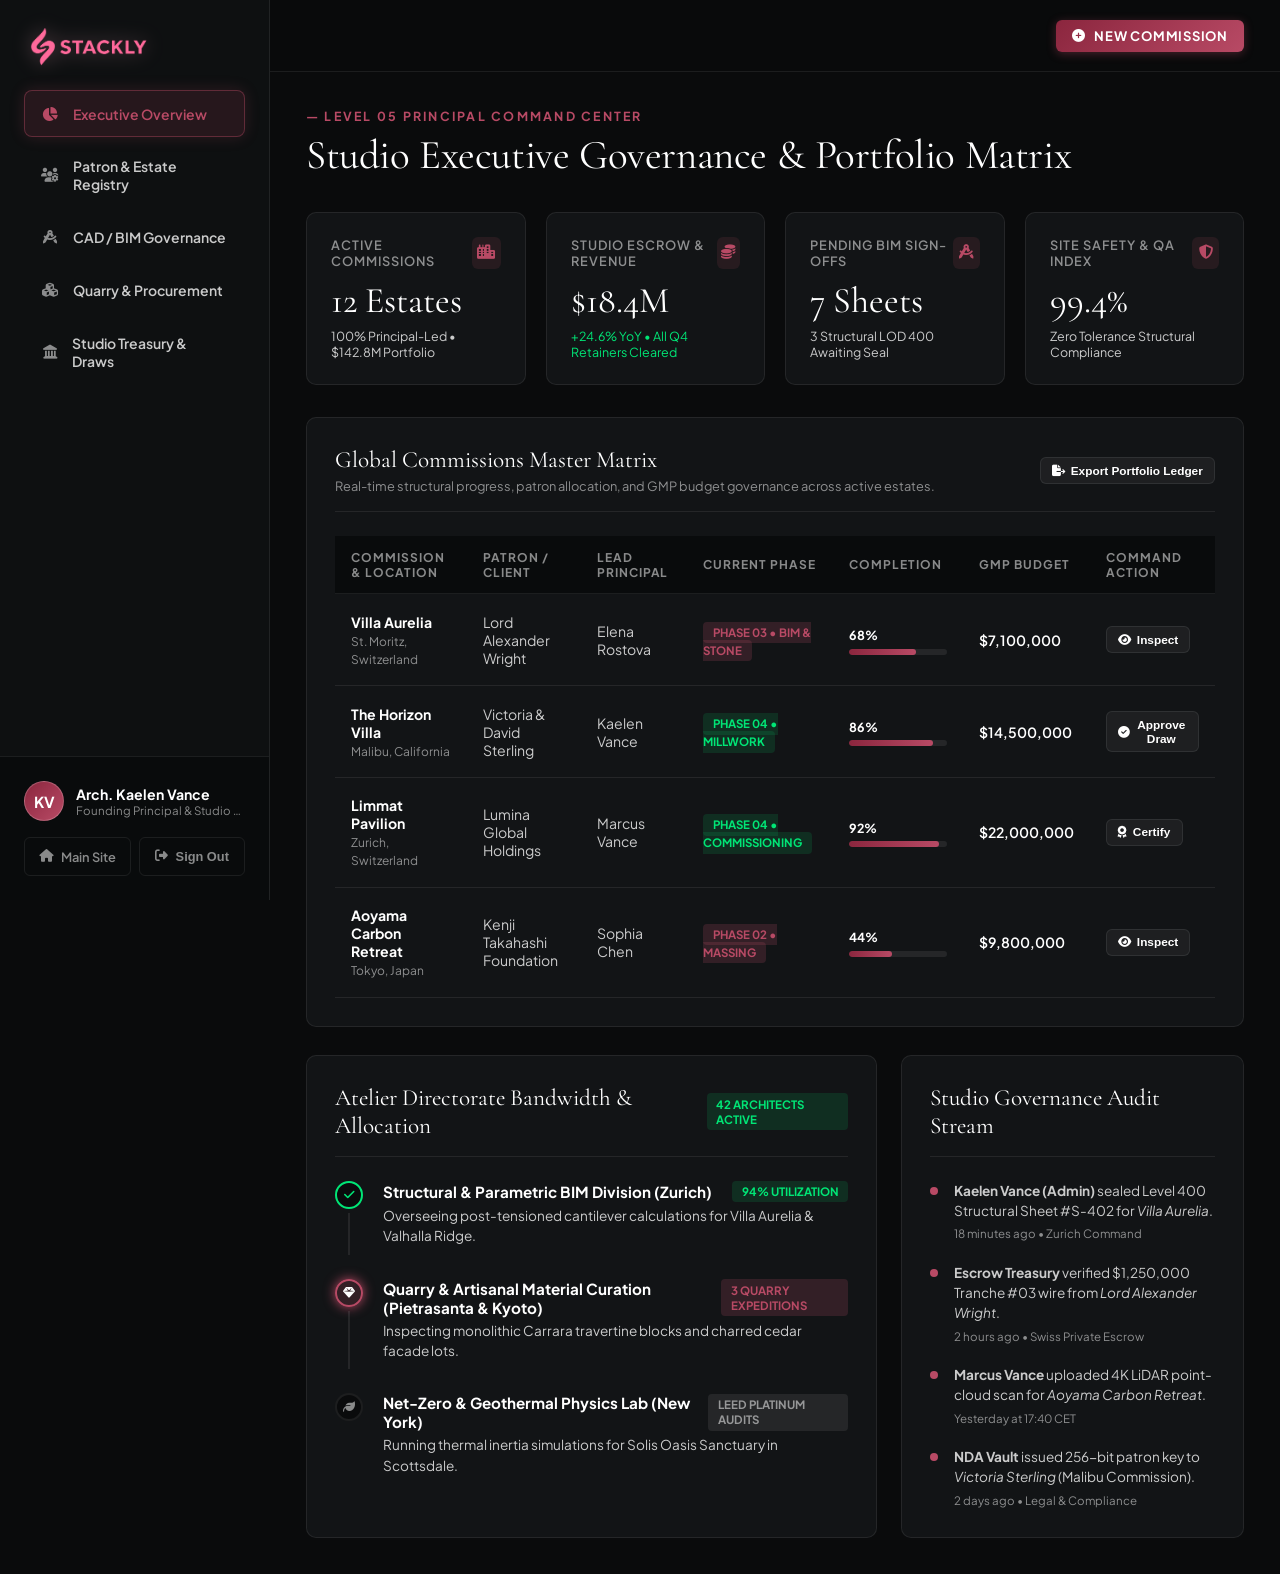
<file: dashboard.html>
<!DOCTYPE html>
<html lang="en">
<head>
  <meta charset="UTF-8">
  <meta name="viewport" content="width=device-width, initial-scale=1.0">
  <title>Atelier Command &amp; Patron Portal — STACKLY Architecture</title>
  <meta name="description" content="Encrypted Admin Executive Command Center and Client Patron Commission Suite for Stackly Atelier.">

  <!-- Favicon -->
  <link rel="icon" type="image/webp" href="assets/logo_0064.webp">

  <!-- Google Fonts -->
  <link rel="preconnect" href="https://fonts.googleapis.com">
  <link rel="preconnect" href="https://fonts.gstatic.com" crossorigin>
  <link href="https://fonts.googleapis.com/css2?family=Cormorant+Garamond:ital,wght@0,300;0,400;0,500;0,600;0,700;1,400&family=Plus+Jakarta+Sans:wght@300;400;500;600;700;800&display=swap" rel="stylesheet">

  <!-- Font Awesome Icons -->
  <link rel="stylesheet" href="https://cdnjs.cloudflare.com/ajax/libs/font-awesome/6.5.1/css/all.min.css">

  <!-- Dashboard Styles -->
  <link rel="stylesheet" href="css/dashboard.css">
</head>
<body class="dashboard-body">

  <div class="dashboard-shell">
    <!-- ===================================================================
         LEFT COMMAND SIDEBAR
         =================================================================== -->
    <aside class="dashboard-sidebar" id="dashboardSidebar">
      <div class="sidebar-top">
        <!-- Brand Header with logo_0064 -->
        <div class="sidebar-brand-header">
          <a href="index.html" class="sidebar-brand-logo" aria-label="Stackly Architecture Home">
            <img src="assets/logo_0064.webp" alt="Stackly Architecture" class="brand-logo-img">
          </a>
          <button class="sidebar-close-btn" id="sidebarCloseBtn" aria-label="Close Sidebar">
            <i class="fas fa-times"></i>
          </button>
        </div>

        <!-- ADMIN NAVIGATION MODULES -->
        <ul class="dashboard-nav-list" id="adminNavList">
          <li>
            <button class="dashboard-nav-btn active" data-tab="admin-overview">
              <span class="dashboard-nav-icon"><i class="fas fa-chart-pie"></i></span>
              <span>Executive Overview</span>
            </button>
          </li>
          <li>
            <button class="dashboard-nav-btn" data-tab="admin-clients">
              <span class="dashboard-nav-icon"><i class="fas fa-users-cog"></i></span>
              <span>Patron &amp; Estate Registry</span>
            </button>
          </li>
          <li>
            <button class="dashboard-nav-btn" data-tab="admin-bim">
              <span class="dashboard-nav-icon"><i class="fas fa-drafting-compass"></i></span>
              <span>CAD / BIM Governance</span>
            </button>
          </li>
          <li>
            <button class="dashboard-nav-btn" data-tab="admin-materials">
              <span class="dashboard-nav-icon"><i class="fas fa-cubes"></i></span>
              <span>Quarry &amp; Procurement</span>
            </button>
          </li>
          <li>
            <button class="dashboard-nav-btn" data-tab="admin-financials">
              <span class="dashboard-nav-icon"><i class="fas fa-landmark"></i></span>
              <span>Studio Treasury &amp; Draws</span>
            </button>
          </li>
        </ul>

        <!-- CLIENT NAVIGATION MODULES -->
        <ul class="dashboard-nav-list" id="clientNavList" style="display: none;">
          <li>
            <button class="dashboard-nav-btn active" data-tab="client-overview">
              <span class="dashboard-nav-icon"><i class="fas fa-compass"></i></span>
              <span>My Estate Overview</span>
            </button>
          </li>
          <li>
            <button class="dashboard-nav-btn" data-tab="client-blueprints">
              <span class="dashboard-nav-icon"><i class="fas fa-layer-group"></i></span>
              <span>3D BIM &amp; Blueprints</span>
            </button>
          </li>
          <li>
            <button class="dashboard-nav-btn" data-tab="client-materials">
              <span class="dashboard-nav-icon"><i class="fas fa-swatchbook"></i></span>
              <span>Material &amp; FF&amp;E Palette</span>
            </button>
          </li>
          <li>
            <button class="dashboard-nav-btn" data-tab="client-financials">
              <span class="dashboard-nav-icon"><i class="fas fa-file-invoice-dollar"></i></span>
              <span>Escrow &amp; Disbursements</span>
            </button>
          </li>
          <li>
            <button class="dashboard-nav-btn" data-tab="client-concierge">
              <span class="dashboard-nav-icon"><i class="fas fa-helicopter"></i></span>
              <span>Principal Concierge</span>
            </button>
          </li>
        </ul>
      </div>

      <!-- Sidebar Footer: User Session & Logout -->
      <div class="sidebar-footer">
        <div class="sidebar-user-card">
          <div class="user-avatar" id="sidebarUserAvatar">KV</div>
          <div class="user-details">
            <div class="user-name" id="sidebarUserName">Arch. Kaelen Vance</div>
            <div class="user-role-text" id="sidebarUserRole">Founding Principal &bull; Admin</div>
          </div>
        </div>
        <div style="display: grid; grid-template-columns: 1fr 1fr; gap: 0.5rem;">
          <a href="index.html" class="sidebar-logout-btn" style="text-decoration: none;">
            <i class="fas fa-home"></i>
            <span>Main Site</span>
          </a>
          <button type="button" class="sidebar-logout-btn" id="logoutBtn">
            <i class="fas fa-sign-out-alt"></i>
            <span>Sign Out</span>
          </button>
        </div>
      </div>
    </aside>

    <!-- Mobile Sidebar Backdrop Overlay -->
    <div class="sidebar-backdrop" id="sidebarBackdrop"></div>

    <!-- ===================================================================
         MAIN VIEWPORT
         =================================================================== -->
    <div class="dashboard-main">
      <!-- Sticky Command Header -->
      <header class="dashboard-header">
        <div class="header-left">
          <button class="mobile-menu-btn" id="mobileSidebarToggle" aria-label="Open Navigation">
            <i class="fas fa-bars"></i>
          </button>
        </div>

        <div class="header-right">
          <button type="button" class="btn-dash-action" id="headerPrimaryActionBtn">
            <i class="fas fa-plus-circle"></i>
            <span id="headerPrimaryActionText">New Commission</span>
          </button>
        </div>
      </header>

      <!-- =================================================================
           DASHBOARD CONTENT AREA
           ================================================================= -->
      <main class="dashboard-content-area">

        <!-- ===============================================================
             WORKSPACE 1: ADMIN DASHBOARD (STUDIO GOVERNANCE & OVERSIGHT)
             =============================================================== -->
        <div class="dashboard-role-workspace active-workspace" id="adminWorkspace" data-role-view="admin">

          <!-- ADMIN TAB 1: EXECUTIVE OVERVIEW -->
          <section class="tab-pane active" id="tab-admin-overview">
            <div class="dash-view-header">
              <span class="dash-pre-title">&mdash; LEVEL 05 PRINCIPAL COMMAND CENTER</span>
              <h1 class="dash-view-title">Studio Executive Governance &amp; Portfolio Matrix</h1>
            </div>

            <!-- 4 Executive KPI Cards -->
            <div class="dash-metrics-grid">
              <div class="metric-card">
                <div class="metric-header">
                  <span class="metric-label">Active Commissions</span>
                  <div class="metric-icon-wrap"><i class="fas fa-city"></i></div>
                </div>
                <div class="metric-val" id="admin-metric-estates">12 Estates</div>
                <div class="metric-sub">100% Principal-Led &bull; $142.8M Portfolio</div>
              </div>

              <div class="metric-card">
                <div class="metric-header">
                  <span class="metric-label">Studio Escrow &amp; Revenue</span>
                  <div class="metric-icon-wrap"><i class="fas fa-coins"></i></div>
                </div>
                <div class="metric-val" id="admin-metric-revenue">$18.4M</div>
                <div class="metric-sub" style="color: #00E676;">+24.6% YoY &bull; All Q4 Retainers Cleared</div>
              </div>

              <div class="metric-card">
                <div class="metric-header">
                  <span class="metric-label">Pending BIM Sign-Offs</span>
                  <div class="metric-icon-wrap"><i class="fas fa-drafting-compass"></i></div>
                </div>
                <div class="metric-val" id="admin-metric-bim">7 Sheets</div>
                <div class="metric-sub">3 Structural LOD 400 Awaiting Seal</div>
              </div>

              <div class="metric-card">
                <div class="metric-header">
                  <span class="metric-label">Site Safety &amp; QA Index</span>
                  <div class="metric-icon-wrap"><i class="fas fa-shield-alt"></i></div>
                </div>
                <div class="metric-val" id="admin-metric-qa">99.4%</div>
                <div class="metric-sub">Zero Tolerance Structural Compliance</div>
              </div>
            </div>

            <!-- Global Commissions Master Matrix -->
            <div class="dash-panel-card" style="margin-bottom: 1.75rem; overflow-x: auto;">
              <div class="panel-header">
                <div>
                  <h2 class="panel-title">Global Commissions Master Matrix</h2>
                  <span style="font-size: 0.8rem; color: var(--dash-text-muted);">Real-time structural progress, patron allocation, and GMP budget governance across active estates.</span>
                </div>
                <button type="button" class="dash-action-btn-sm" onclick="window.location.href='404.html'">
                  <i class="fas fa-file-export"></i>
                  <span>Export Portfolio Ledger</span>
                </button>
              </div>

              <table class="financial-table">
                <thead>
                  <tr>
                    <th>Commission &amp; Location</th>
                    <th>Patron / Client</th>
                    <th>Lead Principal</th>
                    <th>Current Phase</th>
                    <th>Completion</th>
                    <th>GMP Budget</th>
                    <th>Command Action</th>
                  </tr>
                </thead>
                <tbody>
                  <tr>
                    <td>
                      <strong style="color: #FFFFFF; display: block;">Villa Aurelia</strong>
                      <span style="font-size: 0.75rem; color: var(--dash-text-muted);">St. Moritz, Switzerland</span>
                    </td>
                    <td>Lord Alexander Wright</td>
                    <td>Elena Rostova</td>
                    <td><span class="step-status-tag tag-active">Phase 03 &bull; BIM &amp; Stone</span></td>
                    <td style="min-width: 130px;">
                      <span style="font-size: 0.78rem; font-weight: 700; color: #FFFFFF;">68%</span>
                      <div class="dash-progress-bar-wrap"><div class="dash-progress-bar-fill" style="width: 68%;"></div></div>
                    </td>
                    <td style="color: #FFFFFF; font-weight: 600;">$7,100,000</td>
                    <td>
                      <button type="button" class="dash-action-btn-sm" onclick="window.location.href='404.html'">
                        <i class="fas fa-eye"></i> Inspect
                      </button>
                    </td>
                  </tr>
                  <tr>
                    <td>
                      <strong style="color: #FFFFFF; display: block;">The Horizon Villa</strong>
                      <span style="font-size: 0.75rem; color: var(--dash-text-muted);">Malibu, California</span>
                    </td>
                    <td>Victoria &amp; David Sterling</td>
                    <td>Kaelen Vance</td>
                    <td><span class="step-status-tag tag-completed">Phase 04 &bull; Millwork</span></td>
                    <td style="min-width: 130px;">
                      <span style="font-size: 0.78rem; font-weight: 700; color: #FFFFFF;">86%</span>
                      <div class="dash-progress-bar-wrap"><div class="dash-progress-bar-fill" style="width: 86%;"></div></div>
                    </td>
                    <td style="color: #FFFFFF; font-weight: 600;">$14,500,000</td>
                    <td>
                      <button type="button" class="dash-action-btn-sm" onclick="window.location.href='404.html'">
                        <i class="fas fa-check-circle"></i> Approve Draw
                      </button>
                    </td>
                  </tr>
                  <tr>
                    <td>
                      <strong style="color: #FFFFFF; display: block;">Limmat Pavilion</strong>
                      <span style="font-size: 0.75rem; color: var(--dash-text-muted);">Zurich, Switzerland</span>
                    </td>
                    <td>Lumina Global Holdings</td>
                    <td>Marcus Vance</td>
                    <td><span class="step-status-tag tag-completed">Phase 04 &bull; Commissioning</span></td>
                    <td style="min-width: 130px;">
                      <span style="font-size: 0.78rem; font-weight: 700; color: #FFFFFF;">92%</span>
                      <div class="dash-progress-bar-wrap"><div class="dash-progress-bar-fill" style="width: 92%;"></div></div>
                    </td>
                    <td style="color: #FFFFFF; font-weight: 600;">$22,000,000</td>
                    <td>
                      <button type="button" class="dash-action-btn-sm" onclick="window.location.href='404.html'">
                        <i class="fas fa-award"></i> Certify
                      </button>
                    </td>
                  </tr>
                  <tr>
                    <td>
                      <strong style="color: #FFFFFF; display: block;">Aoyama Carbon Retreat</strong>
                      <span style="font-size: 0.75rem; color: var(--dash-text-muted);">Tokyo, Japan</span>
                    </td>
                    <td>Kenji Takahashi Foundation</td>
                    <td>Sophia Chen</td>
                    <td><span class="step-status-tag tag-active">Phase 02 &bull; Massing</span></td>
                    <td style="min-width: 130px;">
                      <span style="font-size: 0.78rem; font-weight: 700; color: #FFFFFF;">44%</span>
                      <div class="dash-progress-bar-wrap"><div class="dash-progress-bar-fill" style="width: 44%;"></div></div>
                    </td>
                    <td style="color: #FFFFFF; font-weight: 600;">$9,800,000</td>
                    <td>
                      <button type="button" class="dash-action-btn-sm" onclick="window.location.href='404.html'">
                        <i class="fas fa-eye"></i> Inspect
                      </button>
                    </td>
                  </tr>
                </tbody>
              </table>
            </div>

            <!-- Two Column: Studio Directorate Bandwidth & Executive Audit Log -->
            <div class="dash-two-col">
              <div class="dash-panel-card">
                <div class="panel-header">
                  <h2 class="panel-title">Atelier Directorate Bandwidth &amp; Allocation</h2>
                  <span class="step-status-tag tag-completed">42 Architects Active</span>
                </div>
                <div class="milestone-stepper">
                  <div class="milestone-step-item completed">
                    <div class="step-node-col">
                      <div class="step-circle"><i class="fas fa-check"></i></div>
                      <div class="step-connecting-line"></div>
                    </div>
                    <div class="step-details">
                      <div class="step-header-row">
                        <span class="step-name">Structural &amp; Parametric BIM Division (Zurich)</span>
                        <span class="step-status-tag tag-completed">94% Utilization</span>
                      </div>
                      <p class="step-desc">Overseeing post-tensioned cantilever calculations for Villa Aurelia &amp; Valhalla Ridge.</p>
                    </div>
                  </div>

                  <div class="milestone-step-item active">
                    <div class="step-node-col">
                      <div class="step-circle"><i class="fas fa-gem"></i></div>
                      <div class="step-connecting-line"></div>
                    </div>
                    <div class="step-details">
                      <div class="step-header-row">
                        <span class="step-name">Quarry &amp; Artisanal Material Curation (Pietrasanta &amp; Kyoto)</span>
                        <span class="step-status-tag tag-active">3 Quarry Expeditions</span>
                      </div>
                      <p class="step-desc">Inspecting monolithic Carrara travertine blocks and charred cedar facade lots.</p>
                    </div>
                  </div>

                  <div class="milestone-step-item">
                    <div class="step-node-col">
                      <div class="step-circle"><i class="fas fa-leaf"></i></div>
                    </div>
                    <div class="step-details">
                      <div class="step-header-row">
                        <span class="step-name">Net-Zero &amp; Geothermal Physics Lab (New York)</span>
                        <span class="step-status-tag tag-scheduled">LEED Platinum Audits</span>
                      </div>
                      <p class="step-desc">Running thermal inertia simulations for Solis Oasis Sanctuary in Scottsdale.</p>
                    </div>
                  </div>
                </div>
              </div>

              <div class="dash-panel-card">
                <div class="panel-header">
                  <h2 class="panel-title">Studio Governance Audit Stream</h2>
                </div>
                <div class="activity-list">
                  <div class="activity-item">
                    <span class="activity-dot"></span>
                    <div class="activity-text">
                      <strong>Kaelen Vance (Admin)</strong> sealed Level 400 Structural Sheet #S-402 for <em>Villa Aurelia</em>.
                      <span class="activity-time">18 minutes ago &bull; Zurich Command</span>
                    </div>
                  </div>
                  <div class="activity-item">
                    <span class="activity-dot"></span>
                    <div class="activity-text">
                      <strong>Escrow Treasury</strong> verified $1,250,000 Tranche #03 wire from <em>Lord Alexander Wright</em>.
                      <span class="activity-time">2 hours ago &bull; Swiss Private Escrow</span>
                    </div>
                  </div>
                  <div class="activity-item">
                    <span class="activity-dot"></span>
                    <div class="activity-text">
                      <strong>Marcus Vance</strong> uploaded 4K LiDAR point-cloud scan for <em>Aoyama Carbon Retreat</em>.
                      <span class="activity-time">Yesterday at 17:40 CET</span>
                    </div>
                  </div>
                  <div class="activity-item">
                    <span class="activity-dot"></span>
                    <div class="activity-text">
                      <strong>NDA Vault</strong> issued 256-bit patron key to <em>Victoria Sterling</em> (Malibu Commission).
                      <span class="activity-time">2 days ago &bull; Legal &amp; Compliance</span>
                    </div>
                  </div>
                </div>
              </div>
            </div>
          </section>

          <!-- ADMIN TAB 2: PATRON & ESTATE REGISTRY -->
          <section class="tab-pane" id="tab-admin-clients">
            <div class="dash-view-header">
              <span class="dash-pre-title">&mdash; CLIENTELE &amp; NDA GOVERNANCE</span>
              <h1 class="dash-view-title">Verified Patron &amp; Commission Registry</h1>
            </div>

            <div class="dash-panel-card" style="overflow-x: auto;">
              <div class="panel-header">
                <h2 class="panel-title">Active High-Net-Worth Patrons &amp; Entities</h2>
                <button type="button" class="btn-dash-action" onclick="window.location.href='404.html'">
                  <i class="fas fa-user-plus"></i>
                  <span>Authorize New Patron Key</span>
                </button>
              </div>

              <table class="financial-table">
                <thead>
                  <tr>
                    <th>Patron Name / Entity</th>
                    <th>Assigned Estate</th>
                    <th>NDA Covenant</th>
                    <th>Portal Access Tier</th>
                    <th>Contract Value</th>
                    <th>Registry Action</th>
                  </tr>
                </thead>
                <tbody>
                  <tr>
                    <td><strong style="color:#fff;">Lord Alexander Wright</strong><br><span style="font-size:0.75rem;color:var(--dash-text-muted);">patron@stacklyatelier.com</span></td>
                    <td>Villa Aurelia — St. Moritz</td>
                    <td><span class="step-status-tag tag-completed">256-Bit NDA Active</span></td>
                    <td>Tier 02 &bull; Patron Suite</td>
                    <td style="color:#fff;font-weight:600;">$7,100,000</td>
                    <td><button class="dash-action-btn-sm" onclick="window.location.href='404.html'"><i class="fas fa-external-link-alt"></i> Preview Patron View</button></td>
                  </tr>
                  <tr>
                    <td><strong style="color:#fff;">Victoria &amp; David Sterling</strong><br><span style="font-size:0.75rem;color:var(--dash-text-muted);">sterling@malibuholdings.com</span></td>
                    <td>The Horizon Villa — Malibu</td>
                    <td><span class="step-status-tag tag-completed">Strict Media Embargo</span></td>
                    <td>Tier 02 &bull; Patron Suite</td>
                    <td style="color:#fff;font-weight:600;">$14,500,000</td>
                    <td><button class="dash-action-btn-sm" onclick="window.location.href='404.html'"><i class="fas fa-paper-plane"></i> Send Dispatch</button></td>
                  </tr>
                  <tr>
                    <td><strong style="color:#fff;">Harrison Vance (CEO)</strong><br><span style="font-size:0.75rem;color:var(--dash-text-muted);">hvance@luminaglobal.ch</span></td>
                    <td>Limmat Pavilion — Zurich</td>
                    <td><span class="step-status-tag tag-active">Corporate Press Cleared</span></td>
                    <td>Tier 02 &bull; Institutional</td>
                    <td style="color:#fff;font-weight:600;">$22,000,000</td>
                    <td><button class="dash-action-btn-sm" onclick="window.location.href='404.html'"><i class="fas fa-folder-open"></i> Open Dossier</button></td>
                  </tr>
                  <tr>
                    <td><strong style="color:#fff;">Dr. Evelyn Montgomery</strong><br><span style="font-size:0.75rem;color:var(--dash-text-muted);">emontgomery@artfoundation.org</span></td>
                    <td>The Azure Penthouse — NYC</td>
                    <td><span class="step-status-tag tag-completed">256-Bit NDA Active</span></td>
                    <td>Tier 02 &bull; Patron Suite</td>
                    <td style="color:#fff;font-weight:600;">$6,400,000</td>
                    <td><button class="dash-action-btn-sm" onclick="window.location.href='404.html'"><i class="fas fa-check"></i> Sync Vault</button></td>
                  </tr>
                </tbody>
              </table>
            </div>

            <!-- SECTION 2 OF PATRON & ESTATE REGISTRY: COMMISSIONED ESTATE ARCHITECTURAL DOSSIERS -->
            <div class="materials-grid" style="margin-top: 1.75rem; margin-bottom: 1.75rem;">
              <div class="material-card">
                <div class="material-img-wrap">
                  <img src="assets/hero-villa.webp" alt="Villa Aurelia St. Moritz">
                </div>
                <div class="material-body">
                  <div class="material-provenance">ST. MORITZ, SWITZERLAND &bull; 14,200 SQ FT</div>
                  <h3 class="material-name">Villa Aurelia Alpine Sanctuary</h3>
                  <p class="material-desc" style="margin-bottom: 0.85rem;">Patron: Lord Alexander Wright. Monolithic granite-carved residence with cantilevered thermal pools.</p>
                  <button type="button" class="dash-action-btn-sm" onclick="window.location.href='404.html'">
                    <i class="fas fa-folder-open"></i> Estate Dossier
                  </button>
                </div>
              </div>

              <div class="material-card">
                <div class="material-img-wrap">
                  <img src="assets/project-horizon-villa.webp" alt="The Horizon Villa Malibu">
                </div>
                <div class="material-body">
                  <div class="material-provenance">MALIBU, CALIFORNIA &bull; 18,600 SQ FT</div>
                  <h3 class="material-name">The Horizon Cliffside Villa</h3>
                  <p class="material-desc" style="margin-bottom: 0.85rem;">Patron: Victoria &amp; David Sterling. Pacific blufftop pavilion with board-formed limestone wings.</p>
                  <button type="button" class="dash-action-btn-sm" onclick="window.location.href='404.html'">
                    <i class="fas fa-folder-open"></i> Estate Dossier
                  </button>
                </div>
              </div>

              <div class="material-card">
                <div class="material-img-wrap">
                  <img src="assets/project-lumina-pavilion.webp" alt="Limmat Pavilion Zurich">
                </div>
                <div class="material-body">
                  <div class="material-provenance">ZURICH, SWITZERLAND &bull; 46,000 SQ FT</div>
                  <h3 class="material-name">Limmat Cultural Headquarters</h3>
                  <p class="material-desc" style="margin-bottom: 0.85rem;">Patron: Lumina Global Holdings. Net-zero mass timber and low-iron glass institutional landmark.</p>
                  <button type="button" class="dash-action-btn-sm" onclick="window.location.href='404.html'">
                    <i class="fas fa-folder-open"></i> Estate Dossier
                  </button>
                </div>
              </div>

              <div class="material-card">
                <div class="material-img-wrap">
                  <img src="assets/project-azure-penthouse.webp" alt="The Azure Penthouse NYC">
                </div>
                <div class="material-body">
                  <div class="material-provenance">MANHATTAN, NEW YORK &bull; 9,400 SQ FT</div>
                  <h3 class="material-name">The Azure Triplex Penthouse</h3>
                  <p class="material-desc" style="margin-bottom: 0.85rem;">Patron: Dr. Evelyn Montgomery. Museum-grade acoustic gallery residence overlooking Central Park.</p>
                  <button type="button" class="dash-action-btn-sm" onclick="window.location.href='404.html'">
                    <i class="fas fa-folder-open"></i> Estate Dossier
                  </button>
                </div>
              </div>
            </div>

            <!-- SECTION 3 OF PATRON & ESTATE REGISTRY: NDA CRYPTOGRAPHIC GOVERNANCE & INTAKE QUEUE -->
            <div class="dash-two-col">
              <div class="dash-panel-card">
                <div class="panel-header">
                  <h2 class="panel-title">Sovereign Privacy &amp; NDA Cryptographic Protocols</h2>
                  <span class="step-status-tag tag-completed">Zero-Knowledge Vault</span>
                </div>

                <div class="milestone-stepper">
                  <div class="milestone-step-item completed">
                    <div class="step-node-col">
                      <div class="step-circle"><i class="fas fa-shield-alt"></i></div>
                      <div class="step-connecting-line"></div>
                    </div>
                    <div class="step-details">
                      <div class="step-header-row">
                        <span class="step-name">Swiss Federal Data &amp; Non-Disclosure Covenant</span>
                        <span class="step-status-tag tag-completed">100% Enforced</span>
                      </div>
                      <p class="step-desc">All patron identities, floorplan vault coordinates, and security room schematics are air-gapped under Zurich cryptographic custody.</p>
                    </div>
                  </div>

                  <div class="milestone-step-item completed">
                    <div class="step-node-col">
                      <div class="step-circle"><i class="fas fa-fingerprint"></i></div>
                      <div class="step-connecting-line"></div>
                    </div>
                    <div class="step-details">
                      <div class="step-header-row">
                        <span class="step-name">Biometric &amp; Hardware Key Telemetry Access</span>
                        <span class="step-status-tag tag-completed">24 Keys Active</span>
                      </div>
                      <p class="step-desc">FIDO2 hardware security tokens issued to family office trustees and authorized estate representatives for live 4K drone feeds.</p>
                    </div>
                  </div>

                  <div class="milestone-step-item active">
                    <div class="step-node-col">
                      <div class="step-circle"><i class="fas fa-lock"></i></div>
                    </div>
                    <div class="step-details">
                      <div class="step-header-row">
                        <span class="step-name">Architectural Media Embargo &amp; Monograph Redaction</span>
                        <span class="step-status-tag tag-active">7 Estates Embargoed</span>
                      </div>
                      <p class="step-desc">Strict prohibition on public photography or address disclosure prior to explicit patron post-handover release authorization.</p>
                    </div>
                  </div>
                </div>
              </div>

              <div class="dash-panel-card">
                <div class="panel-header">
                  <h2 class="panel-title">Prospective Patron &amp; Family Office Intake Queue</h2>
                </div>
                <div class="activity-list" style="margin-bottom: 1.5rem;">
                  <div class="activity-item">
                    <span class="activity-dot"></span>
                    <div class="activity-text">
                      <strong>Al-Thani Private Family Office (Doha / Geneva):</strong> Requested feasibility study for a 22,000 sq ft alpine sanctuary in Gstaad.
                      <span class="activity-time">KYC &amp; Retainer Vetting &bull; Est. $19.5M GMP</span>
                    </div>
                  </div>
                  <div class="activity-item">
                    <span class="activity-dot"></span>
                    <div class="activity-text">
                      <strong>Vanguard Cultural Foundation (Kyoto):</strong> Invitational brief for a subterranean contemporary ceramic museum and tea pavilion.
                      <span class="activity-time">Principal Review Stage &bull; Est. $28.0M GMP</span>
                    </div>
                  </div>
                  <div class="activity-item">
                    <span class="activity-dot"></span>
                    <div class="activity-text">
                      <strong>Henrik &amp; Astrid Lindqvist (Stockholm):</strong> Coastal archipelago granite villa inquiry for the 2027 commission cycle.
                      <span class="activity-time">Site LiDAR Scheduled &bull; Est. $8.8M GMP</span>
                    </div>
                  </div>
                </div>
                <button type="button" class="dash-action-btn-sm" style="padding: 0.7rem 1.2rem;" onclick="window.location.href='404.html'">
                  <i class="fas fa-file-signature"></i>
                  <span>Review Prospective Commission Dossiers</span>
                </button>
              </div>
            </div>
          </section>

          <!-- ADMIN TAB 3: CAD / BIM GOVERNANCE & APPROVALS -->
          <section class="tab-pane" id="tab-admin-bim">
            <div class="dash-view-header">
              <span class="dash-pre-title">&mdash; ISO-19650 ENGINEERING SIGN-OFF</span>
              <h1 class="dash-view-title">CAD &amp; Level 400 BIM Principal Approval Queue</h1>
            </div>

            <div class="blueprints-grid">
              <div class="blueprint-card">
                <div class="blueprint-thumb-wrap" data-blueprint-modal data-img="assets/blueprint-cantilever.webp" data-title="Admin Seal Review: S-402 Post-Tensioned Cantilever Slab (Villa Aurelia)">
                  <img src="assets/blueprint-cantilever.webp" alt="Structural Blueprint S-402" class="blueprint-thumb-img">
                  <div class="blueprint-zoom-overlay"><span><i class="fas fa-search-plus"></i> Inspect Engineering Sheet</span></div>
                </div>
                <div class="blueprint-info">
                  <div class="blueprint-meta-row">
                    <span>SHEET S-402 &bull; REV 4.2</span>
                    <span class="step-status-tag tag-active">Awaiting Principal Seal</span>
                  </div>
                  <h3 class="blueprint-title">Villa Aurelia — Cantilever Structural Tendon Matrix</h3>
                  <div class="blueprint-actions">
                    <button class="blueprint-download-btn" onclick="window.location.href='404.html'">
                      <i class="fas fa-stamp"></i> Approve &amp; Seal
                    </button>
                    <button class="blueprint-download-btn" onclick="window.location.href='404.html'">
                      <i class="fas fa-comment-alt"></i> Request Revision
                    </button>
                  </div>
                </div>
              </div>

              <div class="blueprint-card">
                <div class="blueprint-thumb-wrap" data-blueprint-modal data-img="assets/blueprint-geothermal.webp" data-title="Admin Seal Review: M-210 Geothermal Loop & Radiant Slab (Horizon Villa)">
                  <img src="assets/blueprint-geothermal.webp" alt="MEP Blueprint M-210" class="blueprint-thumb-img">
                  <div class="blueprint-zoom-overlay"><span><i class="fas fa-search-plus"></i> Inspect Engineering Sheet</span></div>
                </div>
                <div class="blueprint-info">
                  <div class="blueprint-meta-row">
                    <span>SHEET M-210 &bull; REV 3.0</span>
                    <span class="step-status-tag tag-completed">Principal Sealed</span>
                  </div>
                  <h3 class="blueprint-title">The Horizon Villa — Geothermal Hydronic Schematic</h3>
                  <div class="blueprint-actions">
                    <button class="blueprint-download-btn" onclick="window.location.href='404.html'">
                      <i class="fas fa-download"></i> Download IFC / DWG
                    </button>
                    <span style="font-size: 0.75rem; color: #00E676;"><i class="fas fa-check-circle"></i> Signed by M. Vance</span>
                  </div>
                </div>
              </div>
            </div>

            <!-- SECTION 2 OF CAD / BIM GOVERNANCE: ISO-19650 CLASH DETECTION & TOLERANCE MATRIX -->
            <div class="dash-panel-card" style="margin-top: 1.75rem; margin-bottom: 1.75rem; overflow-x: auto;">
              <div class="panel-header">
                <div>
                  <h2 class="panel-title">ISO-19650 Federated BIM Clash Detection &amp; Tolerance Matrix</h2>
                  <span style="font-size: 0.8rem; color: var(--dash-text-muted);">Automated Navisworks &amp; Rhino.Inside.Revit millimeter clash audits across structural, MEP, and façade disciplines.</span>
                </div>
                <button type="button" class="btn-dash-action" onclick="window.location.href='404.html'">
                  <i class="fas fa-cubes"></i>
                  <span>Run Federated Clash Audit</span>
                </button>
              </div>

              <table class="financial-table">
                <thead>
                  <tr>
                    <th>Model / Sheet ID</th>
                    <th>Commission &amp; Discipline</th>
                    <th>Lead Structural Partner</th>
                    <th>Tolerance Spec</th>
                    <th>Clash Audit Status</th>
                    <th>BIM Governance Action</th>
                  </tr>
                </thead>
                <tbody>
                  <tr>
                    <td><strong style="color:#fff;">#BIM-S402-R4</strong></td>
                    <td>
                      <strong style="color:#fff;display:block;">Villa Aurelia — Post-Tensioned Cantilever</strong>
                      <span style="font-size:0.75rem;color:var(--dash-text-muted);">Structural Steel &amp; Tendon Matrix</span>
                    </td>
                    <td>Marcus Vance</td>
                    <td style="color:#fff;font-weight:600;">&plusmn; 0.4 mm</td>
                    <td><span class="step-status-tag tag-active"><i class="fas fa-stamp"></i> Awaiting Principal Seal</span></td>
                    <td><button type="button" class="dash-action-btn-sm" onclick="window.location.href='404.html'"><i class="fas fa-file-signature"></i> Seal Sheet</button></td>
                  </tr>
                  <tr>
                    <td><strong style="color:#fff;">#BIM-M210-R3</strong></td>
                    <td>
                      <strong style="color:#fff;display:block;">The Horizon Villa — Geothermal Hydronics</strong>
                      <span style="font-size:0.75rem;color:var(--dash-text-muted);">MEP &amp; Sub-Slab Radiant Loops</span>
                    </td>
                    <td>Elena Rostova</td>
                    <td style="color:#fff;font-weight:600;">&plusmn; 0.8 mm</td>
                    <td><span class="step-status-tag tag-completed"><i class="fas fa-check-circle"></i> Zero Clashes Verified</span></td>
                    <td><button type="button" class="dash-action-btn-sm" onclick="window.location.href='404.html'"><i class="fas fa-download"></i> Export IFC</button></td>
                  </tr>
                  <tr>
                    <td><strong style="color:#fff;">#BIM-F108-R6</strong></td>
                    <td>
                      <strong style="color:#fff;display:block;">Limmat Pavilion — Kinetic Solar Louvers</strong>
                      <span style="font-size:0.75rem;color:var(--dash-text-muted);">Parametric Façade &amp; Curtain Wall</span>
                    </td>
                    <td>Kaelen Vance</td>
                    <td style="color:#fff;font-weight:600;">&plusmn; 0.2 mm</td>
                    <td><span class="step-status-tag tag-completed"><i class="fas fa-check-circle"></i> CNC Fabrication Ready</span></td>
                    <td><button type="button" class="dash-action-btn-sm" onclick="window.location.href='404.html'"><i class="fas fa-drafting-compass"></i> Inspect 3D</button></td>
                  </tr>
                  <tr>
                    <td><strong style="color:#fff;">#BIM-A504-R2</strong></td>
                    <td>
                      <strong style="color:#fff;display:block;">Aoyama Retreat — Seismic Base Isolators</strong>
                      <span style="font-size:0.75rem;color:var(--dash-text-muted);">Subterranean Foundation &amp; Dampers</span>
                    </td>
                    <td>Julian Mercer</td>
                    <td style="color:#fff;font-weight:600;">&plusmn; 0.5 mm</td>
                    <td><span class="step-status-tag tag-completed"><i class="fas fa-shield-alt"></i> Magnitude 8.5 Certified</span></td>
                    <td><button type="button" class="dash-action-btn-sm" onclick="window.location.href='404.html'"><i class="fas fa-file-pdf"></i> Calc Book</button></td>
                  </tr>
                </tbody>
              </table>
            </div>

            <!-- SECTION 3 OF CAD / BIM GOVERNANCE: FINITE ELEMENT SIMULATIONS & MUNICIPAL CODE SIGN-OFFS -->
            <div class="dash-two-col">
              <div class="dash-panel-card">
                <div class="panel-header">
                  <h2 class="panel-title">Parametric Structural &amp; Environmental Simulations</h2>
                  <span class="step-status-tag tag-completed">ETH Zurich Validated</span>
                </div>

                <div class="milestone-stepper">
                  <div class="milestone-step-item completed">
                    <div class="step-node-col">
                      <div class="step-circle"><i class="fas fa-check"></i></div>
                      <div class="step-connecting-line"></div>
                    </div>
                    <div class="step-details">
                      <div class="step-header-row">
                        <span class="step-name">Finite Element Snow-Load &amp; Cantilever Deflection Analysis</span>
                        <span class="step-status-tag tag-completed">Safety Factor 3.4x</span>
                      </div>
                      <p class="step-desc">Simulated 4.5-meter alpine snow accumulation and 180 km/h Föhn wind shear on Villa Aurelia’s 40-foot cantilevered concrete wing.</p>
                    </div>
                  </div>

                  <div class="milestone-step-item completed">
                    <div class="step-node-col">
                      <div class="step-circle"><i class="fas fa-check"></i></div>
                      <div class="step-connecting-line"></div>
                    </div>
                    <div class="step-details">
                      <div class="step-header-row">
                        <span class="step-name">Solar Azimuth &amp; Daylight Autonomy Raytracing</span>
                        <span class="step-status-tag tag-completed">Zero Glare Verified</span>
                      </div>
                      <p class="step-desc">Annual solstice-to-equinox raytracing completed to calibrate deep roof overhangs and subterranean zenith light cannons.</p>
                    </div>
                  </div>

                  <div class="milestone-step-item active">
                    <div class="step-node-col">
                      <div class="step-circle"><i class="fas fa-wave-square"></i></div>
                    </div>
                    <div class="step-details">
                      <div class="step-header-row">
                        <span class="step-name">Acoustic Reverberation &amp; Helmholtz Baffle Modeling</span>
                        <span class="step-status-tag tag-active">RT60 &lt; 0.38s</span>
                      </div>
                      <p class="step-desc">Parametric micro-perforation mapping for The Azure Penthouse double-height travertine gallery ceilings.</p>
                    </div>
                  </div>
                </div>
              </div>

              <div class="dash-panel-card">
                <div class="panel-header">
                  <h2 class="panel-title">Municipal Zoning &amp; Structural Code Clearances</h2>
                </div>
                <div class="activity-list" style="margin-bottom: 1.5rem;">
                  <div class="activity-item">
                    <span class="activity-dot"></span>
                    <div class="activity-text">
                      <strong>Graubünden Cantonal Building Authority (Switzerland):</strong> Final structural &amp; geothermal borehole permit #GR-2026-441 stamped without conditions.
                      <span class="activity-time">Approved &bull; Villa Aurelia St. Moritz</span>
                    </div>
                  </div>
                  <div class="activity-item">
                    <span class="activity-dot"></span>
                    <div class="activity-text">
                      <strong>California Coastal Commission (Malibu):</strong> Blufftop setback, marine foundation caissons, and dark-sky lighting variance unanimously cleared.
                      <span class="activity-time">Approved &bull; The Horizon Villa</span>
                    </div>
                  </div>
                  <div class="activity-item">
                    <span class="activity-dot"></span>
                    <div class="activity-text">
                      <strong>Minato-ku Seismic Review Board (Tokyo):</strong> Peer-review certification granted for subterranean elastomeric lead-rubber base isolators.
                      <span class="activity-time">Approved &bull; Aoyama Carbon Retreat</span>
                    </div>
                  </div>
                </div>
                <button type="button" class="dash-action-btn-sm" style="padding: 0.7rem 1.2rem;" onclick="window.location.href='404.html'">
                  <i class="fas fa-folder-plus"></i>
                  <span>Upload New Revision Package to BIM Vault</span>
                </button>
              </div>
            </div>
          </section>

          <!-- ADMIN TAB 4: QUARRY & MATERIAL PROCUREMENT -->
          <section class="tab-pane" id="tab-admin-materials">
            <div class="dash-view-header">
              <span class="dash-pre-title">&mdash; GLOBAL ARTISANAL SUPPLY CHAIN</span>
              <h1 class="dash-view-title">Quarry Block Reservations &amp; Material Logistics</h1>
            </div>

            <div class="materials-grid">
              <div class="material-card">
                <div class="material-img-wrap">
                  <img src="assets/project-valhalla-ridge.webp" alt="Carrara Travertine Block">
                </div>
                <div class="material-body">
                  <div class="material-provenance">PIETRASANTA, ITALY &bull; LOT #884</div>
                  <h3 class="material-name">Bush-Hammered Travertine</h3>
                  <p class="material-desc">42 metric tons reserved for Villa Aurelia atrium walls. Customs cleared for Swiss Alpine transit.</p>
                </div>
              </div>

              <div class="material-card">
                <div class="material-img-wrap">
                  <img src="assets/blog-charred-cedar.webp" alt="Kyoto Yakisugi Cedar">
                </div>
                <div class="material-body">
                  <div class="material-provenance">KYOTO, JAPAN &bull; LOT #319</div>
                  <h3 class="material-name">Kiln-Charred Yakisugi Cedar</h3>
                  <p class="material-desc">Hand-charred by master guild in Kyoto. Allocated to Aoyama Carbon Retreat &amp; St. Moritz roof soffits.</p>
                </div>
              </div>

              <div class="material-card">
                <div class="material-img-wrap">
                  <img src="assets/interior-detail.webp" alt="Swiss Glazing">
                </div>
                <div class="material-body">
                  <div class="material-provenance">ZURICH, SWITZERLAND &bull; LOT #105</div>
                  <h3 class="material-name">Triple-Glazed Low-Iron Curtain</h3>
                  <p class="material-desc">18-foot motorized thermal panes with zero-sightline bronze mullions. In fabrication.</p>
                </div>
              </div>

              <div class="material-card">
                <div class="material-img-wrap">
                  <img src="assets/service-interior.webp" alt="Oxidized Architectural Bronze">
                </div>
                <div class="material-body">
                  <div class="material-provenance">MILAN, ITALY &bull; LOT #512</div>
                  <h3 class="material-name">Oxidized Architectural Bronze</h3>
                  <p class="material-desc">Custom-cast pivot doors, stair stringers, and concealed linear light baffles across 4 estates.</p>
                </div>
              </div>
            </div>

            <!-- SECTION 2 OF QUARRY & PROCUREMENT: GLOBAL FREIGHT & CUSTOMS TELEMETRY LEDGER -->
            <div class="dash-panel-card" style="margin-top: 1.75rem; margin-bottom: 1.75rem; overflow-x: auto;">
              <div class="panel-header">
                <div>
                  <h2 class="panel-title">Global Quarry Freight &amp; Customs Telemetry Ledger</h2>
                  <span style="font-size: 0.8rem; color: var(--dash-text-muted);">Live crating, customs clearance, and climate-controlled transit tracking from quarry face to estate site.</span>
                </div>
                <button type="button" class="btn-dash-action" onclick="window.location.href='404.html'">
                  <i class="fas fa-truck-loading"></i>
                  <span>Reserve New Quarry Lot</span>
                </button>
              </div>

              <table class="financial-table">
                <thead>
                  <tr>
                    <th>Lot / Manifest ID</th>
                    <th>Material &amp; Quarry Origin</th>
                    <th>Allocated Commission</th>
                    <th>Reserved Volume</th>
                    <th>Logistics &amp; Customs Status</th>
                    <th>Procurement Action</th>
                  </tr>
                </thead>
                <tbody>
                  <tr>
                    <td><strong style="color:#fff;">#LOT-884-IT</strong></td>
                    <td>
                      <strong style="color:#fff;display:block;">Bush-Hammered Travertine</strong>
                      <span style="font-size:0.75rem;color:var(--dash-text-muted);">Pietrasanta Quarry Basin, Italy</span>
                    </td>
                    <td>Villa Aurelia — St. Moritz</td>
                    <td style="color:#fff;font-weight:600;">42.0 Metric Tons</td>
                    <td><span class="step-status-tag tag-completed"><i class="fas fa-shipping-fast"></i> Cleared Gotthard Customs</span></td>
                    <td><button type="button" class="dash-action-btn-sm" onclick="window.location.href='404.html'"><i class="fas fa-file-contract"></i> Manifest</button></td>
                  </tr>
                  <tr>
                    <td><strong style="color:#fff;">#LOT-319-JP</strong></td>
                    <td>
                      <strong style="color:#fff;display:block;">Kiln-Charred Yakisugi Cedar</strong>
                      <span style="font-size:0.75rem;color:var(--dash-text-muted);">Kitayama Forestry Guild, Kyoto</span>
                    </td>
                    <td>Aoyama Carbon Retreat — Tokyo</td>
                    <td style="color:#fff;font-weight:600;">1,850 Linear Meters</td>
                    <td><span class="step-status-tag tag-completed"><i class="fas fa-check-circle"></i> Delivered to Site Vault</span></td>
                    <td><button type="button" class="dash-action-btn-sm" onclick="window.location.href='404.html'"><i class="fas fa-certificate"></i> Mill Cert</button></td>
                  </tr>
                  <tr>
                    <td><strong style="color:#fff;">#LOT-105-CH</strong></td>
                    <td>
                      <strong style="color:#fff;display:block;">Triple-Glazed Low-Iron Curtain</strong>
                      <span style="font-size:0.75rem;color:var(--dash-text-muted);">Winterthur Glassworks, Switzerland</span>
                    </td>
                    <td>Limmat Pavilion — Zurich</td>
                    <td style="color:#fff;font-weight:600;">24 Monolithic Panes</td>
                    <td><span class="step-status-tag tag-active"><i class="fas fa-cogs"></i> Autoclave Curing (85%)</span></td>
                    <td><button type="button" class="dash-action-btn-sm" onclick="window.location.href='404.html'"><i class="fas fa-microscope"></i> QA Audit</button></td>
                  </tr>
                  <tr>
                    <td><strong style="color:#fff;">#LOT-512-IT</strong></td>
                    <td>
                      <strong style="color:#fff;display:block;">Oxidized Architectural Bronze</strong>
                      <span style="font-size:0.75rem;color:var(--dash-text-muted);">Fonderia Artistica, Milan</span>
                    </td>
                    <td>The Horizon Villa — Malibu</td>
                    <td style="color:#fff;font-weight:600;">6.4 Metric Tons</td>
                    <td><span class="step-status-tag tag-active"><i class="fas fa-plane-departure"></i> Air-Freight Crating</span></td>
                    <td><button type="button" class="dash-action-btn-sm" onclick="window.location.href='404.html'"><i class="fas fa-route"></i> Track Airway</button></td>
                  </tr>
                </tbody>
              </table>
            </div>

            <!-- SECTION 3 OF QUARRY & PROCUREMENT: PETROGRAPHIC LAB AUDITS & ARTISAN GUILD CONCESSIONS -->
            <div class="dash-two-col">
              <div class="dash-panel-card">
                <div class="panel-header">
                  <h2 class="panel-title">Petrographic &amp; Structural Material Lab Audits</h2>
                  <span class="step-status-tag tag-completed">ISO-17025 Verified</span>
                </div>

                <div class="milestone-stepper">
                  <div class="milestone-step-item completed">
                    <div class="step-node-col">
                      <div class="step-circle"><i class="fas fa-check"></i></div>
                      <div class="step-connecting-line"></div>
                    </div>
                    <div class="step-details">
                      <div class="step-header-row">
                        <span class="step-name">Ultrasonic Stone Vein &amp; Fissure Tomography (Lot #884)</span>
                        <span class="step-status-tag tag-completed">99.8% Pure</span>
                      </div>
                      <p class="step-desc">Zero internal micro-fractures detected across all 38 Pietrasanta travertine blocks; freeze-thaw resistance certified for 1,850m alpine elevation.</p>
                    </div>
                  </div>

                  <div class="milestone-step-item completed">
                    <div class="step-node-col">
                      <div class="step-circle"><i class="fas fa-check"></i></div>
                      <div class="step-connecting-line"></div>
                    </div>
                    <div class="step-details">
                      <div class="step-header-row">
                        <span class="step-name">Yakisugi Carbonization Depth &amp; Flame Spread Test (Lot #319)</span>
                        <span class="step-status-tag tag-completed">Class-A Rated</span>
                      </div>
                      <p class="step-desc">4.2mm uniform char layer verified by Kyoto laboratory; natural cypress oil seal applied for 80-year UV and moisture immunity.</p>
                    </div>
                  </div>

                  <div class="milestone-step-item active">
                    <div class="step-node-col">
                      <div class="step-circle"><i class="fas fa-flask"></i></div>
                    </div>
                    <div class="step-details">
                      <div class="step-header-row">
                        <span class="step-name">Spectrophotometric &amp; Acoustic Glazing Calibration (Lot #105)</span>
                        <span class="step-status-tag tag-active">0.48 W/m&sup2;K</span>
                      </div>
                      <p class="step-desc">Argon-krypton cavity pressure and 48dB acoustic attenuation verified for 18-foot motorized curtain wall assemblies.</p>
                    </div>
                  </div>
                </div>
              </div>

              <div class="dash-panel-card">
                <div class="panel-header">
                  <h2 class="panel-title">Exclusive Quarry Concessions &amp; Artisan Guilds</h2>
                </div>
                <div class="activity-list" style="margin-bottom: 1.5rem;">
                  <div class="activity-item">
                    <span class="activity-dot"></span>
                    <div class="activity-text">
                      <strong>Cava Michelangelo (Pietrasanta, Italy):</strong> Tier-01 principal right of first refusal on monolithic statuario and porous travertine veins.
                      <span class="activity-time">Retainer Active &bull; Next Quarry Visit: Dec 04, 2026</span>
                    </div>
                  </div>
                  <div class="activity-item">
                    <span class="activity-dot"></span>
                    <div class="activity-text">
                      <strong>Kitayama Master Timberwrights (Kyoto, Japan):</strong> Sustainable FSC-certified 120-year-old Japanese cedar and hinoki cypress joinery billets.
                      <span class="activity-time">Guild Allocation: 100% Reserved for Stackly</span>
                    </div>
                  </div>
                  <div class="activity-item">
                    <span class="activity-dot"></span>
                    <div class="activity-text">
                      <strong>Fonderia Brambilla (Milan, Italy):</strong> Bespoke lost-wax architectural bronze casting, hand-rubbed living patina hardware, and monumental pivot doors.
                      <span class="activity-time">Lead Time: 8 Weeks &bull; 4 Commissions Active</span>
                    </div>
                  </div>
                </div>
                <button type="button" class="dash-action-btn-sm" style="padding: 0.7rem 1.2rem;" onclick="window.location.href='404.html'">
                  <i class="fas fa-compass"></i>
                  <span>Schedule Principal Quarry Expedition</span>
                </button>
              </div>
            </div>
          </section>

          <!-- ADMIN TAB 5: STUDIO TREASURY & ESCROW LEDGERS -->
          <section class="tab-pane" id="tab-admin-financials">
            <div class="dash-view-header">
              <span class="dash-pre-title">&mdash; FINANCIAL STEWARDSHIP &amp; GMP AUDITS</span>
              <h1 class="dash-view-title">Studio Treasury &amp; Construction Draw Authorizations</h1>
            </div>

            <div class="dash-panel-card" style="overflow-x: auto;">
              <div class="panel-header">
                <h2 class="panel-title">Escrow Tranche Ledger Across Commissions</h2>
                <button class="btn-dash-action" onclick="window.location.href='404.html'">
                  <i class="fas fa-file-invoice-dollar"></i>
                  <span>Issue Milestone Draw</span>
                </button>
              </div>

              <table class="financial-table">
                <thead>
                  <tr>
                    <th>Draw ID</th>
                    <th>Commission</th>
                    <th>Milestone Description</th>
                    <th>Tranche Amount</th>
                    <th>Audit Status</th>
                    <th>Treasury Action</th>
                  </tr>
                </thead>
                <tbody>
                  <tr>
                    <td>#DRW-2026-89</td>
                    <td><strong style="color:#fff;">Villa Aurelia</strong></td>
                    <td>Phase 03: Structural Glazing &amp; Stone Quarry Delivery</td>
                    <td style="color:#fff;font-weight:700;">$1,250,000</td>
                    <td><span class="step-status-tag tag-completed">Cleared in Escrow</span></td>
                    <td><button class="dash-action-btn-sm" onclick="window.location.href='404.html'"><i class="fas fa-download"></i> Receipt</button></td>
                  </tr>
                  <tr>
                    <td>#DRW-2026-92</td>
                    <td><strong style="color:#fff;">The Horizon Villa</strong></td>
                    <td>Phase 04: Bespoke Millwork &amp; Infinity Weir Pool</td>
                    <td style="color:#fff;font-weight:700;">$2,100,000</td>
                    <td><span class="step-status-tag tag-active">Pending Principal Release</span></td>
                    <td><button class="dash-action-btn-sm" onclick="window.location.href='404.html'"><i class="fas fa-signature"></i> Authorize Wire</button></td>
                  </tr>
                  <tr>
                    <td>#DRW-2026-95</td>
                    <td><strong style="color:#fff;">Aoyama Carbon Retreat</strong></td>
                    <td>Phase 02: Subterranean Seismic Base Isolation</td>
                    <td style="color:#fff;font-weight:700;">$1,680,000</td>
                    <td><span class="step-status-tag tag-completed">Cleared in Escrow</span></td>
                    <td><button class="dash-action-btn-sm" onclick="window.location.href='404.html'"><i class="fas fa-download"></i> Receipt</button></td>
                  </tr>
                </tbody>
              </table>
            </div>

            <!-- SECTION 2 OF STUDIO TREASURY & DRAWS: TREASURY CAPITAL & ESCROW LIQUIDITY METRICS -->
            <div class="dash-metrics-grid" style="margin-top: 1.75rem; margin-bottom: 1.75rem;">
              <div class="metric-card">
                <div class="metric-header">
                  <span class="metric-label">Total GMP Under Custody</span>
                  <div class="metric-icon-wrap"><i class="fas fa-landmark"></i></div>
                </div>
                <div class="metric-val">$142.8M</div>
                <div class="metric-sub">Across 12 Active Global Commissions</div>
              </div>

              <div class="metric-card">
                <div class="metric-header">
                  <span class="metric-label">Escrow Reserve Liquidity</span>
                  <div class="metric-icon-wrap"><i class="fas fa-shield-alt"></i></div>
                </div>
                <div class="metric-val">$38.4M</div>
                <div class="metric-sub" style="color: #00E676;"> Ring-Fenced in Zurich Custodial Accounts</div>
              </div>

              <div class="metric-card">
                <div class="metric-header">
                  <span class="metric-label">Pending Draw Releases</span>
                  <div class="metric-icon-wrap"><i class="fas fa-file-signature"></i></div>
                </div>
                <div class="metric-val">$3.78M</div>
                <div class="metric-sub">2 Milestone Tranches Awaiting Seal</div>
              </div>

              <div class="metric-card">
                <div class="metric-header">
                  <span class="metric-label">GMP Cost Variance</span>
                  <div class="metric-icon-wrap"><i class="fas fa-balance-scale"></i></div>
                </div>
                <div class="metric-val">0.00%</div>
                <div class="metric-sub" style="color: #00E676;">100% Fixed-Price Contract Compliance</div>
              </div>
            </div>

            <!-- SECTION 3 OF STUDIO TREASURY & DRAWS: QUANTITY SURVEYOR AUDITS & BANKING CUSTODIANS -->
            <div class="dash-two-col">
              <div class="dash-panel-card">
                <div class="panel-header">
                  <h2 class="panel-title">Independent Quantity Surveyor (QS) Verification Protocol</h2>
                  <span class="step-status-tag tag-completed">RICS Certified</span>
                </div>

                <div class="milestone-stepper">
                  <div class="milestone-step-item completed">
                    <div class="step-node-col">
                      <div class="step-circle"><i class="fas fa-check"></i></div>
                      <div class="step-connecting-line"></div>
                    </div>
                    <div class="step-details">
                      <div class="step-header-row">
                        <span class="step-name">Q3 Structural &amp; Quarry Procurement Reconciliation</span>
                        <span class="step-status-tag tag-completed">Audited &amp; Closed</span>
                      </div>
                      <p class="step-desc">100% of raw material invoices and subcontractor valuations verified against laser-scanned site completion percentages.</p>
                    </div>
                  </div>

                  <div class="milestone-step-item completed">
                    <div class="step-node-col">
                      <div class="step-circle"><i class="fas fa-check"></i></div>
                      <div class="step-connecting-line"></div>
                    </div>
                    <div class="step-details">
                      <div class="step-header-row">
                        <span class="step-name">Currency Hedge &amp; Multi-Jurisdiction Tax Clearance</span>
                        <span class="step-status-tag tag-completed">CHF / USD / JPY Locked</span>
                      </div>
                      <p class="step-desc">Forward currency contracts locked for Italian stone and Japanese timber imports to insulate patrons from FX volatility.</p>
                    </div>
                  </div>

                  <div class="milestone-step-item active">
                    <div class="step-node-col">
                      <div class="step-circle"><i class="fas fa-coins"></i></div>
                    </div>
                    <div class="step-details">
                      <div class="step-header-row">
                        <span class="step-name">Q4 Milestone Tranche #04 Valuation Window</span>
                        <span class="step-status-tag tag-active">In Review</span>
                      </div>
                      <p class="step-desc">On-site quantity surveyors inspecting Malibu millwork and St. Moritz glazing prior to principal wire sign-off.</p>
                    </div>
                  </div>
                </div>
              </div>

              <div class="dash-panel-card">
                <div class="panel-header">
                  <h2 class="panel-title">Sovereign Escrow Custodians &amp; Treasury Dispatches</h2>
                </div>
                <div class="activity-list" style="margin-bottom: 1.5rem;">
                  <div class="activity-item">
                    <span class="activity-dot"></span>
                    <div class="activity-text">
                      <strong>Julius Baer Private Escrow (Zurich):</strong> Confirmed receipt of $1,250,000 Tranche #03 wire for Villa Aurelia stone cladding.
                      <span class="activity-time">Cleared via SWIFT &bull; Vault Ref #JB-99412</span>
                    </div>
                  </div>
                  <div class="activity-item">
                    <span class="activity-dot"></span>
                    <div class="activity-text">
                      <strong>J.P. Morgan Private Bank (New York):</strong> Issued Letter of Credit #LC-8820 for The Horizon Villa custom bronze curtain wall fabrication.
                      <span class="activity-time">2 days ago &bull; Americas Directorate Treasury</span>
                    </div>
                  </div>
                  <div class="activity-item">
                    <span class="activity-dot"></span>
                    <div class="activity-text">
                      <strong>Sumitomo Mitsui Trust (Tokyo):</strong> Released ¥245,000,000 seismic base-isolation milestone draw for Aoyama Carbon Retreat.
                      <span class="activity-time">4 days ago &bull; Tokyo Directorate Treasury</span>
                    </div>
                  </div>
                </div>
                <button type="button" class="dash-action-btn-sm" style="padding: 0.7rem 1.2rem;" onclick="window.location.href='404.html'">
                  <i class="fas fa-file-pdf"></i>
                  <span>Download Consolidated Q4 Treasury Audit Report</span>
                </button>
              </div>
            </div>
          </section>

        </div>

        <!-- ===============================================================
             WORKSPACE 2: CLIENT DASHBOARD (PATRON COMMISSION SUITE)
             =============================================================== -->
        <div class="dashboard-role-workspace" id="clientWorkspace" data-role-view="client">

          <!-- CLIENT TAB 1: MY ESTATE OVERVIEW -->
          <section class="tab-pane active" id="tab-client-overview">
            <div class="dash-view-header">
              <span class="dash-pre-title">&mdash; PRIVATE PATRON COMMISSION SUITE</span>
              <h1 class="dash-view-title">My Residence Progress &amp; Live Site Telemetry</h1>
            </div>

            <!-- 4 Patron KPI Cards -->
            <div class="dash-metrics-grid">
              <div class="metric-card">
                <div class="metric-header">
                  <span class="metric-label">Overall Completion</span>
                  <div class="metric-icon-wrap"><i class="fas fa-tasks"></i></div>
                </div>
                <div class="metric-val" id="metric-progress-val">68%</div>
                <div class="metric-sub">Phase 03: Stone &amp; Thermal Glazing</div>
              </div>

              <div class="metric-card">
                <div class="metric-header">
                  <span class="metric-label">Turnkey Handover</span>
                  <div class="metric-icon-wrap"><i class="fas fa-calendar-check"></i></div>
                </div>
                <div class="metric-val" id="metric-days-val">184 Days</div>
                <div class="metric-sub" style="color: #00E676;">On Schedule &bull; Target May 2027</div>
              </div>

              <div class="metric-card">
                <div class="metric-header">
                  <span class="metric-label">Escrow Disbursed</span>
                  <div class="metric-icon-wrap"><i class="fas fa-wallet"></i></div>
                </div>
                <div class="metric-val" id="metric-budget-val">$4,850,000</div>
                <div class="metric-sub">Fixed-Price GMP Protected</div>
              </div>

              <div class="metric-card">
                <div class="metric-header">
                  <span class="metric-label">Ecological Standard</span>
                  <div class="metric-icon-wrap"><i class="fas fa-leaf"></i></div>
                </div>
                <div class="metric-val">Net-Zero</div>
                <div class="metric-sub">LEED Platinum &amp; Minergie-P</div>
              </div>
            </div>

            <!-- Live 4K Drone & Biometric Site Telemetry Hero Card -->
            <div class="dash-hero-card">
              <img src="assets/hero-villa.webp" 
                   alt="Villa Aurelia St. Moritz Live Feed" 
                   class="dash-hero-bg">
              <div class="dash-hero-overlay"></div>

              <div class="dash-hero-content">
                <div class="dash-live-badge">
                  <span class="live-pulse-dot"></span>
                  <span>LIVE 4K DRONE &amp; BIOMETRIC SITE FEED &bull; CAM 02 SOUTH CANTILEVER</span>
                </div>
              </div>

              <div class="dash-hero-content" style="display: flex; align-items: flex-end; justify-content: space-between; flex-wrap: wrap; gap: 1rem;">
                <div>
                  <h2 class="dash-hero-title">Villa Aurelia</h2>
                  <p class="dash-hero-desc">
                    St. Moritz, Switzerland — Monolithic alpine sanctuary carved into granite terrain with zero-edge thermal pools and cantilevered cedar roofs.
                  </p>
                </div>
                <button type="button" class="btn-dash-action" onclick="window.location.href='404.html'">
                  <i class="fas fa-vr-cardboard"></i>
                  <span>Launch 3D Digital Twin</span>
                </button>
              </div>
            </div>

            <!-- Two Column: 5-Phase Milestone Tracker & Principal Notes -->
            <div class="dash-two-col">
              <div class="dash-panel-card">
                <div class="panel-header">
                  <h2 class="panel-title">Architectural Conception &amp; Build Milestones</h2>
                  <span class="step-status-tag tag-active">Phase 03 Active</span>
                </div>

                <div class="milestone-stepper">
                  <div class="milestone-step-item completed">
                    <div class="step-node-col">
                      <div class="step-circle"><i class="fas fa-check"></i></div>
                      <div class="step-connecting-line"></div>
                    </div>
                    <div class="step-details">
                      <div class="step-header-row">
                        <span class="step-name">Phase 01: Site Forensic &amp; Geological LiDAR Audit</span>
                        <span class="step-status-tag tag-completed">Completed</span>
                      </div>
                      <p class="step-desc">Subterranean granite mapping, solar azimuth studies, and municipal zoning approval completed.</p>
                    </div>
                  </div>

                  <div class="milestone-step-item completed">
                    <div class="step-node-col">
                      <div class="step-circle"><i class="fas fa-check"></i></div>
                      <div class="step-connecting-line"></div>
                    </div>
                    <div class="step-details">
                      <div class="step-header-row">
                        <span class="step-name">Phase 02: Monolithic Board-Formed Concrete Massing</span>
                        <span class="step-status-tag tag-completed">Completed</span>
                      </div>
                      <p class="step-desc">Post-tensioned 40-foot cantilever living wing poured and cured to micron-level tolerances.</p>
                    </div>
                  </div>

                  <div class="milestone-step-item active">
                    <div class="step-node-col">
                      <div class="step-circle">03</div>
                      <div class="step-connecting-line"></div>
                    </div>
                    <div class="step-details">
                      <div class="step-header-row">
                        <span class="step-name">Phase 03: Pietrasanta Stone Cladding &amp; Swiss Glazing</span>
                        <span class="step-status-tag tag-active">In Progress (68%)</span>
                      </div>
                      <p class="step-desc">Installing triple-glazed motorized curtain walls and bush-hammered travertine atrium slabs.</p>
                    </div>
                  </div>

                  <div class="milestone-step-item">
                    <div class="step-node-col">
                      <div class="step-circle">04</div>
                    </div>
                    <div class="step-details">
                      <div class="step-header-row">
                        <span class="step-name">Phase 04: Artisanal Joinery, Circadian Lighting &amp; Handover</span>
                        <span class="step-status-tag tag-scheduled">Scheduled Q1 2027</span>
                      </div>
                      <p class="step-desc">Custom white oak cabinetry, concealed acoustic ceilings, and final turnkey commissioning.</p>
                    </div>
                  </div>
                </div>
              </div>

              <div class="dash-panel-card">
                <div class="panel-header">
                  <h2 class="panel-title">Dispatches From Your Principals</h2>
                </div>
                <div class="activity-list">
                  <div class="activity-item">
                    <span class="activity-dot"></span>
                    <div class="activity-text">
                      <strong>Elena Rostova (Lead Architect):</strong> &ldquo;The Pietrasanta travertine slabs arrived on site this morning. The raking afternoon light across the stone grain is extraordinary.&rdquo;
                      <span class="activity-time">2 hours ago &bull; St. Moritz Site</span>
                    </div>
                  </div>
                  <div class="activity-item">
                    <span class="activity-dot"></span>
                    <div class="activity-text">
                      <strong>Marcus Vance (Structural Partner):</strong> &ldquo;Cantilever deflection sensors confirm 0.02mm stability under simulated alpine snow loads.&rdquo;
                      <span class="activity-time">Yesterday &bull; BIM Engineering</span>
                    </div>
                  </div>
                  <div class="activity-item">
                    <span class="activity-dot"></span>
                    <div class="activity-text">
                      <strong>Sophia Chen (Interior Director):</strong> &ldquo;Uploaded 4 tactile bronze &amp; smoked oak samples to your Material Palette tab for your sign-off.&rdquo;
                      <span class="activity-time">3 days ago &bull; Interior Atelier</span>
                    </div>
                  </div>
                </div>
              </div>
            </div>
          </section>

          <!-- CLIENT TAB 2: 3D BIM & BLUEPRINTS VAULT -->
          <section class="tab-pane" id="tab-client-blueprints">
            <div class="dash-view-header">
              <span class="dash-pre-title">&mdash; ENCRYPTED ARCHITECTURAL DRAWINGS</span>
              <h1 class="dash-view-title">My Residence 3D BIM &amp; Blueprints Vault</h1>
            </div>

            <div class="blueprints-grid">
              <div class="blueprint-card">
                <div class="blueprint-thumb-wrap" data-blueprint-modal data-img="assets/blueprint-cantilever.webp" data-title="Sheet A-101: Main Cantilever Level Floorplan — Villa Aurelia">
                  <img src="assets/blueprint-cantilever.webp" alt="Floorplan Sheet A-101" class="blueprint-thumb-img">
                  <div class="blueprint-zoom-overlay"><span><i class="fas fa-expand"></i> Click to Inspect Full Blueprint</span></div>
                </div>
                <div class="blueprint-info">
                  <div class="blueprint-meta-row">
                    <span>SHEET A-101 &bull; SCALE 1:50</span>
                    <span class="step-status-tag tag-completed">Principal Sealed</span>
                  </div>
                  <h3 class="blueprint-title">Main Cantilever Level &amp; Atrium Choreography</h3>
                  <div class="blueprint-actions">
                    <button class="blueprint-download-btn" onclick="window.location.href='404.html'">
                      <i class="fas fa-file-pdf"></i> Download PDF
                    </button>
                    <span style="font-size: 0.75rem; color: var(--dash-text-muted);">Updated Oct 2026</span>
                  </div>
                </div>
              </div>

              <div class="blueprint-card">
                <div class="blueprint-thumb-wrap" data-blueprint-modal data-img="assets/blueprint-geothermal.webp" data-title="Sheet A-304: Subterranean Thermal Spa & Light-Cannon Section">
                  <img src="assets/blueprint-geothermal.webp" alt="Section Sheet A-304" class="blueprint-thumb-img">
                  <div class="blueprint-zoom-overlay"><span><i class="fas fa-expand"></i> Click to Inspect Full Blueprint</span></div>
                </div>
                <div class="blueprint-info">
                  <div class="blueprint-meta-row">
                    <span>SHEET A-304 &bull; SECTION AA</span>
                    <span class="step-status-tag tag-completed">Principal Sealed</span>
                  </div>
                  <h3 class="blueprint-title">Subterranean Thermal Spa &amp; Zenith Light-Scoop</h3>
                  <div class="blueprint-actions">
                    <button class="blueprint-download-btn" onclick="window.location.href='404.html'">
                      <i class="fas fa-file-pdf"></i> Download PDF
                    </button>
                    <span style="font-size: 0.75rem; color: var(--dash-text-muted);">Updated Oct 2026</span>
                  </div>
                </div>
              </div>
            </div>

            <!-- SECTION 2 OF 3D BIM & BLUEPRINTS: ARCHITECTURAL DRAWING REGISTER -->
            <div class="dash-panel-card" style="margin-top: 1.75rem; margin-bottom: 1.75rem; overflow-x: auto;">
              <div class="panel-header">
                <div>
                  <h2 class="panel-title">Master Architectural Drawing &amp; Level 400 BIM Register</h2>
                  <span style="font-size: 0.8rem; color: var(--dash-text-muted);">Complete index of sealed floorplans, structural sections, and custom millwork shop drawings for Villa Aurelia.</span>
                </div>
                <button type="button" class="btn-dash-action" onclick="window.location.href='404.html'">
                  <i class="fas fa-file-archive"></i>
                  <span>Download Full Blueprint Archive</span>
                </button>
              </div>

              <table class="financial-table">
                <thead>
                  <tr>
                    <th>Sheet Code</th>
                    <th>Architectural Zone &amp; Drawing Title</th>
                    <th>Scale &amp; Discipline</th>
                    <th>Revision</th>
                    <th>Seal Status</th>
                    <th>Vault Action</th>
                  </tr>
                </thead>
                <tbody>
                  <tr>
                    <td><strong style="color:#fff;">SHEET A-101</strong></td>
                    <td>
                      <strong style="color:#fff;display:block;">Main Cantilever Level &amp; Atrium Choreography</strong>
                      <span style="font-size:0.75rem;color:var(--dash-text-muted);">Living Salon, Infinity Terrace &amp; Gallery Wing</span>
                    </td>
                    <td>1:50 &bull; Architectural</td>
                    <td style="color:#fff;font-weight:600;">Rev 4.2</td>
                    <td><span class="step-status-tag tag-completed"><i class="fas fa-check-circle"></i> Principal Sealed</span></td>
                    <td><button type="button" class="dash-action-btn-sm" onclick="window.location.href='404.html'"><i class="fas fa-download"></i> CAD / PDF</button></td>
                  </tr>
                  <tr>
                    <td><strong style="color:#fff;">SHEET A-304</strong></td>
                    <td>
                      <strong style="color:#fff;display:block;">Subterranean Thermal Spa &amp; Zenith Light-Scoop</strong>
                      <span style="font-size:0.75rem;color:var(--dash-text-muted);">Granite Hammam, Plunge Pool &amp; Parabolic Skylight</span>
                    </td>
                    <td>1:25 &bull; Section AA</td>
                    <td style="color:#fff;font-weight:600;">Rev 3.8</td>
                    <td><span class="step-status-tag tag-completed"><i class="fas fa-check-circle"></i> Principal Sealed</span></td>
                    <td><button type="button" class="dash-action-btn-sm" onclick="window.location.href='404.html'"><i class="fas fa-download"></i> CAD / PDF</button></td>
                  </tr>
                  <tr>
                    <td><strong style="color:#fff;">SHEET S-402</strong></td>
                    <td>
                      <strong style="color:#fff;display:block;">Post-Tensioned Cantilever Tendon Matrix</strong>
                      <span style="font-size:0.75rem;color:var(--dash-text-muted);">40-Foot Overhang Anchor &amp; Alpine Snow Load Grid</span>
                    </td>
                    <td>1:20 &bull; Structural</td>
                    <td style="color:#fff;font-weight:600;">Rev 4.0</td>
                    <td><span class="step-status-tag tag-completed"><i class="fas fa-check-circle"></i> ETH Validated</span></td>
                    <td><button type="button" class="dash-action-btn-sm" onclick="window.location.href='404.html'"><i class="fas fa-download"></i> CAD / PDF</button></td>
                  </tr>
                  <tr>
                    <td><strong style="color:#fff;">SHEET ID-610</strong></td>
                    <td>
                      <strong style="color:#fff;display:block;">Private Wine Vault &amp; Oxidized Bronze Joinery</strong>
                      <span style="font-size:0.75rem;color:var(--dash-text-muted);">Climate-Controlled Sommelier Tasting Room Millwork</span>
                    </td>
                    <td>1:10 &bull; Interior Detail</td>
                    <td style="color:#fff;font-weight:600;">Rev 2.1</td>
                    <td><span class="step-status-tag tag-active"><i class="fas fa-compass"></i> Patron Review</span></td>
                    <td><button type="button" class="dash-action-btn-sm" onclick="window.location.href='404.html'"><i class="fas fa-eye"></i> Inspect</button></td>
                  </tr>
                </tbody>
              </table>
            </div>

            <!-- SECTION 3 OF 3D BIM & BLUEPRINTS: DIGITAL TWIN LAYERS & ENGINEERING REVISIONS -->
            <div class="dash-two-col">
              <div class="dash-panel-card">
                <div class="panel-header">
                  <h2 class="panel-title">Interactive 3D Digital Twin Telemetry Layers</h2>
                  <span class="step-status-tag tag-completed">Unreal Engine 5 Live</span>
                </div>

                <div class="milestone-stepper">
                  <div class="milestone-step-item completed">
                    <div class="step-node-col">
                      <div class="step-circle"><i class="fas fa-sun"></i></div>
                      <div class="step-connecting-line"></div>
                    </div>
                    <div class="step-details">
                      <div class="step-header-row">
                        <span class="step-name">Real-Time Alpine Solar &amp; Shadow Choreography</span>
                        <span class="step-status-tag tag-completed">Calibrated</span>
                      </div>
                      <p class="step-desc">Simulate exact natural daylight penetration across the Pietrasanta travertine gallery walls for any hour and season of the year.</p>
                    </div>
                  </div>

                  <div class="milestone-step-item completed">
                    <div class="step-node-col">
                      <div class="step-circle"><i class="fas fa-fire"></i></div>
                      <div class="step-connecting-line"></div>
                    </div>
                    <div class="step-details">
                      <div class="step-header-row">
                        <span class="step-name">Sub-Slab Geothermal &amp; Radiant Airflow Overlay</span>
                        <span class="step-status-tag tag-completed">Active Layer</span>
                      </div>
                      <p class="step-desc">X-ray visualization of concealed hydronic floor loops, heat-recovery ventilation ducts, and snow-melt terrace zones.</p>
                    </div>
                  </div>

                  <div class="milestone-step-item active">
                    <div class="step-node-col">
                      <div class="step-circle"><i class="fas fa-vr-cardboard"></i></div>
                    </div>
                    <div class="step-details">
                      <div class="step-header-row">
                        <span class="step-name">1:1 Spatial VR Headset Walkthrough Package</span>
                        <span class="step-status-tag tag-active">Ready for Stream</span>
                      </div>
                      <p class="step-desc">Walk through the Master Suite, Subterranean Spa, and Cantilever Terrace in photorealistic 8K resolution from your private study.</p>
                    </div>
                  </div>
                </div>
              </div>

              <div class="dash-panel-card">
                <div class="panel-header">
                  <h2 class="panel-title">Recent Blueprint Revisions &amp; Principal Sign-Offs</h2>
                </div>
                <div class="activity-list" style="margin-bottom: 1.5rem;">
                  <div class="activity-item">
                    <span class="activity-dot"></span>
                    <div class="activity-text">
                      <strong>Sheet A-101 (Rev 4.2):</strong> Widened south cantilever glass pocket by 180mm to frame uninterrupted views of Piz Bernina.
                      <span class="activity-time">Sealed by Elena Rostova &bull; 3 days ago</span>
                    </div>
                  </div>
                  <div class="activity-item">
                    <span class="activity-dot"></span>
                    <div class="activity-text">
                      <strong>Sheet ID-610 (Rev 2.1):</strong> Integrated concealed museum-grade 2700K optic fiber lighting into the limestone wine vault niches.
                      <span class="activity-time">Sealed by Sophia Chen &bull; 1 week ago</span>
                    </div>
                  </div>
                  <div class="activity-item">
                    <span class="activity-dot"></span>
                    <div class="activity-text">
                      <strong>Sheet S-402 (Rev 4.0):</strong> Upgraded post-tensioning titanium anchor tendons for zero-vibration acoustic isolation.
                      <span class="activity-time">Sealed by Marcus Vance &bull; 2 weeks ago</span>
                    </div>
                  </div>
                </div>
                <button type="button" class="dash-action-btn-sm" style="padding: 0.7rem 1.2rem;" onclick="window.location.href='404.html'">
                  <i class="fas fa-comment-dots"></i>
                  <span>Submit Blueprint Annotation to Lead Architect</span>
                </button>
              </div>
            </div>
          </section>

          <!-- CLIENT TAB 3: MATERIAL & FF&E PALETTE -->
          <section class="tab-pane" id="tab-client-materials">
            <div class="dash-view-header">
              <span class="dash-pre-title">&mdash; BESPOKE SENSORY CURATION</span>
              <h1 class="dash-view-title">Curated Material &amp; FF&amp;E Palette For Your Estate</h1>
            </div>

            <div class="materials-grid">
              <div class="material-card">
                <div class="material-img-wrap">
                  <img src="assets/blog-travertine.webp" alt="Pietrasanta Travertine">
                </div>
                <div class="material-body">
                  <div class="material-provenance">ATRIUM &amp; GALLERY WALLS</div>
                  <h3 class="material-name">Bush-Hammered Travertine</h3>
                  <p class="material-desc" style="margin-bottom: 0.85rem;">Unfilled natural porous limestone quarried in Tuscany for warm raking shadow play.</p>
                  <span class="step-status-tag tag-completed"><i class="fas fa-check"></i> Approved by Patron</span>
                </div>
              </div>

              <div class="material-card">
                <div class="material-img-wrap">
                  <img src="assets/blog-charred-cedar.webp" alt="Charred Alpine Larch">
                </div>
                <div class="material-body">
                  <div class="material-provenance">EXTERIOR SOFFITS &amp; CLADDING</div>
                  <h3 class="material-name">Shou Sugi Ban Alpine Larch</h3>
                  <p class="material-desc" style="margin-bottom: 0.85rem;">Deep carbon-charred timber providing natural weatherproofing and velvety matte texture.</p>
                  <span class="step-status-tag tag-completed"><i class="fas fa-check"></i> Approved by Patron</span>
                </div>
              </div>

              <div class="material-card">
                <div class="material-img-wrap">
                  <img src="assets/service-interior.webp" alt="Oxidized Bronze">
                </div>
                <div class="material-body">
                  <div class="material-provenance">MONOLITHIC KITCHEN &amp; DOORS</div>
                  <h3 class="material-name">Hand-Rubbed Oxidized Bronze</h3>
                  <p class="material-desc" style="margin-bottom: 0.85rem;">Living patina metalwork custom fabricated in Milan for culinary islands and pivot hardware.</p>
                  <button class="dash-action-btn-sm" onclick="window.location.href='404.html'">
                    <i class="fas fa-check-circle"></i> Approve Sample
                  </button>
                </div>
              </div>

              <div class="material-card">
                <div class="material-img-wrap">
                  <img src="assets/blog-acoustics.webp" alt="Acoustic White Oak">
                </div>
                <div class="material-body">
                  <div class="material-provenance">MASTER SUITE &amp; CEILINGS</div>
                  <h3 class="material-name">Slatted Smoked White Oak</h3>
                  <p class="material-desc" style="margin-bottom: 0.85rem;">Kiln-dried European oak backed with Helmholtz acoustic felt for total sonic serenity.</p>
                  <span class="step-status-tag tag-completed"><i class="fas fa-check"></i> Approved by Patron</span>
                </div>
              </div>
            </div>

            <!-- SECTION 2 OF MATERIAL & FF&E PALETTE: BESPOKE FURNITURE & JOINERY SCHEDULE -->
            <div class="dash-panel-card" style="margin-top: 1.75rem; margin-bottom: 1.75rem; overflow-x: auto;">
              <div class="panel-header">
                <div>
                  <h2 class="panel-title">Bespoke FF&amp;E, Artisanal Joinery &amp; Luminaire Schedule</h2>
                  <span style="font-size: 0.8rem; color: var(--dash-text-muted);">Custom-commissioned furniture editions, monolithic stone fixtures, and architectural lighting fabricated for Villa Aurelia.</span>
                </div>
                <button type="button" class="btn-dash-action" onclick="window.location.href='404.html'">
                  <i class="fas fa-swatchbook"></i>
                  <span>Download Full FF&amp;E Dossier</span>
                </button>
              </div>

              <table class="financial-table">
                <thead>
                  <tr>
                    <th>FF&amp;E Code</th>
                    <th>Bespoke Piece &amp; Atelier Guild</th>
                    <th>Residence Zone</th>
                    <th>Primary Tactile Finish</th>
                    <th>Fabrication Status</th>
                    <th>Curation Action</th>
                  </tr>
                </thead>
                <tbody>
                  <tr>
                    <td><strong style="color:#fff;">#FFE-104</strong></td>
                    <td>
                      <strong style="color:#fff;display:block;">14-Foot Monolithic Cantilever Dining Table</strong>
                      <span style="font-size:0.75rem;color:var(--dash-text-muted);">Carved from a single Pietrasanta block &bull; Tuscany</span>
                    </td>
                    <td>Main Cantilever Salon</td>
                    <td style="color:#fff;font-weight:600;">Honed Travertine &amp; Bronze</td>
                    <td><span class="step-status-tag tag-completed"><i class="fas fa-check-circle"></i> Crated for Delivery</span></td>
                    <td><button type="button" class="dash-action-btn-sm" onclick="window.location.href='404.html'"><i class="fas fa-file-alt"></i> Spec Sheet</button></td>
                  </tr>
                  <tr>
                    <td><strong style="color:#fff;">#FFE-218</strong></td>
                    <td>
                      <strong style="color:#fff;display:block;">Hand-Cast Oxidized Bronze Culinary Island</strong>
                      <span style="font-size:0.75rem;color:var(--dash-text-muted);">Fonderia Brambilla &bull; Milan, Italy</span>
                    </td>
                    <td>Chef’s Exhibition Kitchen</td>
                    <td style="color:#fff;font-weight:600;">Living Patina Bronze</td>
                    <td><span class="step-status-tag tag-active"><i class="fas fa-hammer"></i> Artisan Patination</span></td>
                    <td><button type="button" class="dash-action-btn-sm" onclick="window.location.href='404.html'"><i class="fas fa-check"></i> Sign Off</button></td>
                  </tr>
                  <tr>
                    <td><strong style="color:#fff;">#FFE-309</strong></td>
                    <td>
                      <strong style="color:#fff;display:block;">Custom Low-Slung Bouclé &amp; Saddle Leather Lounge</strong>
                      <span style="font-size:0.75rem;color:var(--dash-text-muted);">Stackly Interior Atelier &bull; Zurich</span>
                    </td>
                    <td>Hearth &amp; Library Sanctuary</td>
                    <td style="color:#fff;font-weight:600;">Raw Alpine Wool &amp; Oak</td>
                    <td><span class="step-status-tag tag-completed"><i class="fas fa-check-circle"></i> Approved by Patron</span></td>
                    <td><button type="button" class="dash-action-btn-sm" onclick="window.location.href='404.html'"><i class="fas fa-file-alt"></i> Spec Sheet</button></td>
                  </tr>
                  <tr>
                    <td><strong style="color:#fff;">#FFE-412</strong></td>
                    <td>
                      <strong style="color:#fff;display:block;">Subterranean Monolith Soaking Vessel</strong>
                      <span style="font-size:0.75rem;color:var(--dash-text-muted);">CNC-Hollowed Vals Quartzite Block &bull; Graubünden</span>
                    </td>
                    <td>Thermal Spa Sanctuary</td>
                    <td style="color:#fff;font-weight:600;">Thermal Vals Stone</td>
                    <td><span class="step-status-tag tag-completed"><i class="fas fa-check-circle"></i> Installed On-Site</span></td>
                    <td><button type="button" class="dash-action-btn-sm" onclick="window.location.href='404.html'"><i class="fas fa-camera"></i> View Photo</button></td>
                  </tr>
                </tbody>
              </table>
            </div>

            <!-- SECTION 3 OF MATERIAL & FF&E PALETTE: CIRCADIAN LIGHTING & PHYSICAL SAMPLE BOX -->
            <div class="dash-two-col">
              <div class="dash-panel-card">
                <div class="panel-header">
                  <h2 class="panel-title">Sensory &amp; Circadian Lighting Choreography</h2>
                  <span class="step-status-tag tag-completed"> Lutron HomeWorks QS</span>
                </div>

                <div class="milestone-stepper">
                  <div class="milestone-step-item completed">
                    <div class="step-node-col">
                      <div class="step-circle"><i class="fas fa-sun"></i></div>
                      <div class="step-connecting-line"></div>
                    </div>
                    <div class="step-details">
                      <div class="step-header-row">
                        <span class="step-name">Scene 01: Alpine Dawn &amp; Zenith Awakening (5000K to 3500K)</span>
                        <span class="step-status-tag tag-completed">Programmed</span>
                      </div>
                      <p class="step-desc">Motorized sheer linen draperies part silently at sunrise while indirect cove luminaires mirror natural alpine sky spectrums.</p>
                    </div>
                  </div>

                  <div class="milestone-step-item completed">
                    <div class="step-node-col">
                      <div class="step-circle"><i class="fas fa-moon"></i></div>
                      <div class="step-connecting-line"></div>
                    </div>
                    <div class="step-details">
                      <div class="step-header-row">
                        <span class="step-name">Scene 02: Twilight Limestone Grazing (2400K Warm Amber)</span>
                        <span class="step-status-tag tag-completed">Programmed</span>
                      </div>
                      <p class="step-desc">Concealed floor-recessed micro-louvers graze the bush-hammered travertine walls, turning the residence into a glowing lantern at dusk.</p>
                    </div>
                  </div>

                  <div class="milestone-step-item active">
                    <div class="step-node-col">
                      <div class="step-circle"><i class="fas fa-water"></i></div>
                    </div>
                    <div class="step-details">
                      <div class="step-header-row">
                        <span class="step-name">Scene 03: Subterranean Spa Caustic Water Reflections (1800K)</span>
                        <span class="step-status-tag tag-active">Calibrating On-Site</span>
                      </div>
                      <p class="step-desc">Refracted underwater bronze optics project gentle kinetic ripple patterns across the raw concrete spa vault ceiling.</p>
                    </div>
                  </div>
                </div>
              </div>

              <div class="dash-panel-card">
                <div class="panel-header">
                  <h2 class="panel-title">Physical Tactile Sample Box Courier Log</h2>
                </div>
                <div class="activity-list" style="margin-bottom: 1.5rem;">
                  <div class="activity-item">
                    <span class="activity-dot"></span>
                    <div class="activity-text">
                      <strong>Sample Presentation Box #04 (Dispatched via DHL Private Courier):</strong> Hand-rubbed oxidized bronze plates, smoked white oak slats, and raw alpaca bouclé swatches delivered to your Geneva residence.
                      <span class="activity-time">Signed by Patron Office &bull; Oct 29, 2026</span>
                    </div>
                  </div>
                  <div class="activity-item">
                    <span class="activity-dot"></span>
                    <div class="activity-text">
                      <strong>Sample Presentation Box #03 (Approved):</strong> Pietrasanta bush-hammered travertine core cut and Shou Sugi Ban charred larch exterior board approved without modification.
                      <span class="activity-time">Archived in Commission Vault &bull; Sep 14, 2026</span>
                    </div>
                  </div>
                  <div class="activity-item">
                    <span class="activity-dot"></span>
                    <div class="activity-text">
                      <strong>Upcoming Sample Box #05 (In Preparation):</strong> Custom Vals quartzite spa stone honing variations and hand-blown Murano glass pendant diffusers.
                      <span class="activity-time">Scheduled Dispatch: Nov 12, 2026</span>
                    </div>
                  </div>
                </div>
                <button type="button" class="dash-action-btn-sm" style="padding: 0.7rem 1.2rem;" onclick="window.location.href='404.html'">
                  <i class="fas fa-box-open"></i>
                  <span>Request Additional Tactile Material Swatches</span>
                </button>
              </div>
            </div>
          </section>

          <!-- CLIENT TAB 4: ESCROW & MILESTONE DISBURSEMENTS -->
          <section class="tab-pane" id="tab-client-financials">
            <div class="dash-view-header">
              <span class="dash-pre-title">&mdash; TRANSPARENT FIXED-PRICE GMP LEDGER</span>
              <h1 class="dash-view-title">My Commission Escrow &amp; Milestone Schedule</h1>
            </div>

            <div class="dash-panel-card" style="overflow-x: auto;">
              <div class="panel-header">
                <h2 class="panel-title">Villa Aurelia — Guaranteed Maximum Price ($7,100,000)</h2>
                <button class="dash-action-btn-sm" onclick="window.location.href='404.html'">
                  <i class="fas fa-download"></i> Download Statement
                </button>
              </div>

              <table class="financial-table">
                <thead>
                  <tr>
                    <th>Tranche</th>
                    <th>Architectural Milestone</th>
                    <th>Date</th>
                    <th>Amount</th>
                    <th>Status</th>
                    <th>Certificate</th>
                  </tr>
                </thead>
                <tbody>
                  <tr>
                    <td>Tranche 01</td>
                    <td>Schematic Conception, LiDAR Audit &amp; Permits</td>
                    <td>Jan 15, 2026</td>
                    <td style="color:#fff;font-weight:600;">$1,400,000</td>
                    <td><span class="step-status-tag tag-completed">Disbursed</span></td>
                    <td><button class="dash-action-btn-sm" onclick="window.location.href='404.html'"><i class="fas fa-file-pdf"></i> Receipt</button></td>
                  </tr>
                  <tr>
                    <td>Tranche 02</td>
                    <td>Subterranean Excavation &amp; Post-Tensioned Concrete</td>
                    <td>Jun 10, 2026</td>
                    <td style="color:#fff;font-weight:600;">$2,200,000</td>
                    <td><span class="step-status-tag tag-completed">Disbursed</span></td>
                    <td><button class="dash-action-btn-sm" onclick="window.location.href='404.html'"><i class="fas fa-file-pdf"></i> Receipt</button></td>
                  </tr>
                  <tr>
                    <td>Tranche 03</td>
                    <td>Pietrasanta Stone Cladding &amp; Swiss Thermal Glazing</td>
                    <td>Oct 28, 2026</td>
                    <td style="color:#fff;font-weight:600;">$1,250,000</td>
                    <td><span class="step-status-tag tag-completed">Disbursed</span></td>
                    <td><button class="dash-action-btn-sm" onclick="window.location.href='404.html'"><i class="fas fa-file-pdf"></i> Receipt</button></td>
                  </tr>
                  <tr>
                    <td>Tranche 04</td>
                    <td>Bespoke Millwork, Lighting &amp; Turnkey Consecration</td>
                    <td>Feb 15, 2027</td>
                    <td style="color:#fff;font-weight:600;">$2,250,000</td>
                    <td><span class="step-status-tag tag-scheduled">Scheduled</span></td>
                    <td><span style="font-size:0.75rem;color:var(--dash-text-muted);">Upon Phase 04 Completion</span></td>
                  </tr>
                </tbody>
              </table>
            </div>

            <!-- SECTION 2 OF ESCROW & DISBURSEMENTS: PATRON GMP PROTECTION METRICS -->
            <div class="dash-metrics-grid" style="margin-top: 1.75rem; margin-bottom: 1.75rem;">
              <div class="metric-card">
                <div class="metric-header">
                  <span class="metric-label">Guaranteed Max Price</span>
                  <div class="metric-icon-wrap"><i class="fas fa-file-contract"></i></div>
                </div>
                <div class="metric-val">$7,100,000</div>
                <div class="metric-sub">Locked Fixed-Price Turnkey Covenant</div>
              </div>

              <div class="metric-card">
                <div class="metric-header">
                  <span class="metric-label">Disbursed to Date</span>
                  <div class="metric-icon-wrap"><i class="fas fa-check-double"></i></div>
                </div>
                <div class="metric-val">$4,850,000</div>
                <div class="metric-sub" style="color: #00E676;">Tranches 01, 02 &amp; 03 Fully Cleared</div>
              </div>

              <div class="metric-card">
                <div class="metric-header">
                  <span class="metric-label">Remaining in Escrow</span>
                  <div class="metric-icon-wrap"><i class="fas fa-university"></i></div>
                </div>
                <div class="metric-val">$2,250,000</div>
                <div class="metric-sub">Held in Julius Baer Zurich Custody</div>
              </div>

              <div class="metric-card">
                <div class="metric-header">
                  <span class="metric-label">Cost Overrun Exposure</span>
                  <div class="metric-icon-wrap"><i class="fas fa-shield-alt"></i></div>
                </div>
                <div class="metric-val">$0.00</div>
                <div class="metric-sub" style="color: #00E676;">100% Insulated by Stackly GMP Bond</div>
              </div>
            </div>

            <!-- SECTION 3 OF ESCROW & DISBURSEMENTS: COST BREAKDOWN & CUSTODIAL GUARANTEES -->
            <div class="dash-two-col">
              <div class="dash-panel-card">
                <div class="panel-header">
                  <h2 class="panel-title">Transparent Discipline Cost Allocation</h2>
                  <span class="step-status-tag tag-completed">QS Verified</span>
                </div>

                <div class="milestone-stepper">
                  <div class="milestone-step-item completed">
                    <div class="step-node-col">
                      <div class="step-circle"><i class="fas fa-mountain"></i></div>
                      <div class="step-connecting-line"></div>
                    </div>
                    <div class="step-details">
                      <div class="step-header-row">
                        <span class="step-name">Structural Engineering, Granite Excavation &amp; Concrete ($2.95M)</span>
                        <span class="step-status-tag tag-completed">100% Settled</span>
                      </div>
                      <p class="step-desc">Includes deep alpine rock anchoring, post-tensioned cantilever slabs, and subterranean spa vault waterproofing.</p>
                    </div>
                  </div>

                  <div class="milestone-step-item completed">
                    <div class="step-node-col">
                      <div class="step-circle"><i class="fas fa-cubes"></i></div>
                      <div class="step-connecting-line"></div>
                    </div>
                    <div class="step-details">
                      <div class="step-header-row">
                        <span class="step-name">Pietrasanta Stone Quarry Lots &amp; Swiss Thermal Glazing ($1.90M)</span>
                        <span class="step-status-tag tag-completed">100% Settled</span>
                      </div>
                      <p class="step-desc">Direct factory-to-site procurement with zero third-party distributor markups; all customs duties settled.</p>
                    </div>
                  </div>

                  <div class="milestone-step-item active">
                    <div class="step-node-col">
                      <div class="step-circle"><i class="fas fa-couch"></i></div>
                    </div>
                    <div class="step-details">
                      <div class="step-header-row">
                        <span class="step-name">Artisanal Joinery, Bespoke FF&amp;E &amp; Smart Automation ($2.25M)</span>
                        <span class="step-status-tag tag-active">Releases Feb 2027</span>
                      </div>
                      <p class="step-desc">Held in ring-fenced escrow until final patron walkthrough, acoustic commissioning, and white-glove key handover.</p>
                    </div>
                  </div>
                </div>
              </div>

              <div class="dash-panel-card">
                <div class="panel-header">
                  <h2 class="panel-title">Swiss Custodial Escrow &amp; Tax Documentation</h2>
                </div>
                <div class="activity-list" style="margin-bottom: 1.5rem;">
                  <div class="activity-item">
                    <span class="activity-dot"></span>
                    <div class="activity-text">
                      <strong>Julius Baer Private Bank (Account #CH93-0048-8821):</strong> Fiduciary escrow agreement guarantees funds are released strictly upon RICS Quantity Surveyor sign-off.
                      <span class="activity-time">Custodian Verified &bull; Zurich Paradeplatz</span>
                    </div>
                  </div>
                  <div class="activity-item">
                    <span class="activity-dot"></span>
                    <div class="activity-text">
                      <strong>Swiss Minergie-P Green Tax Rebate Certificate:</strong> Villa Aurelia qualifies for cantonal sustainable energy capital allowances due to zero-emission geothermal loops.
                      <span class="activity-time">Filed with Graubünden Tax Authority &bull; Oct 2026</span>
                    </div>
                  </div>
                  <div class="activity-item">
                    <span class="activity-dot"></span>
                    <div class="activity-text">
                      <strong> sovereign Builder’s All-Risk Insurance (Lloyd’s of London):</strong> $10,000,000 comprehensive structural and fine-art material transit policy active through handover.
                      <span class="activity-time">Policy #LL-90418-CH &bull; Active</span>
                    </div>
                  </div>
                </div>
                <button type="button" class="dash-action-btn-sm" style="padding: 0.7rem 1.2rem;" onclick="window.location.href='404.html'">
                  <i class="fas fa-file-invoice-dollar"></i>
                  <span>Download Annual Family Office Tax &amp; Audit Dossier</span>
                </button>
              </div>
            </div>
          </section>

          <!-- CLIENT TAB 5: DIRECT PRINCIPAL CONCIERGE -->
          <section class="tab-pane" id="tab-client-concierge">
            <div class="dash-view-header">
              <span class="dash-pre-title">&mdash; PRIVATE PATRON COMMUNICATIONS</span>
              <h1 class="dash-view-title">Direct Principal Concierge &amp; Site Expeditions</h1>
            </div>

            <div class="dash-two-col">
              <div class="dash-panel-card">
                <div class="panel-header">
                  <h2 class="panel-title">Transmit Private Note to Your Lead Principal</h2>
                </div>
                <form onsubmit="event.preventDefault(); window.location.href='404.html';">
                  <div style="margin-bottom: 1.25rem;">
                    <label style="display:block;font-size:0.75rem;text-transform:uppercase;letter-spacing:0.1em;color:var(--dash-text-muted);margin-bottom:0.5rem;">Recipient Principal</label>
                    <select class="project-select-input" style="width:100%;background:#0D0F11;border:1px solid var(--dash-border);padding:0.85rem;border-radius:8px;">
                      <option>Elena Rostova — Founding Principal &amp; Lead Architect</option>
                      <option>Kaelen Vance — Founding Principal</option>
                      <option>Sophia Chen — Creative Director, Interior Styling</option>
                      <option>Marcus Vance — Partner, Structural Innovation</option>
                    </select>
                  </div>
                  <div style="margin-bottom: 1.25rem;">
                    <label style="display:block;font-size:0.75rem;text-transform:uppercase;letter-spacing:0.1em;color:var(--dash-text-muted);margin-bottom:0.5rem;">Subject / Architectural Element</label>
                    <input type="text" required placeholder="e.g. Private Wine Vault Humidity &amp; Lighting" style="width:100%;background:#0D0F11;border:1px solid var(--dash-border);padding:0.85rem;border-radius:8px;color:#fff;box-sizing:border-box;">
                  </div>
                  <div style="margin-bottom: 1.25rem;">
                    <label style="display:block;font-size:0.75rem;text-transform:uppercase;letter-spacing:0.1em;color:var(--dash-text-muted);margin-bottom:0.5rem;">Encrypted Message</label>
                    <textarea rows="4" required placeholder="Enter your bespoke modification request or site visit inquiry..." style="width:100%;background:#0D0F11;border:1px solid var(--dash-border);padding:0.85rem;border-radius:8px;color:#fff;box-sizing:border-box;font-family:inherit;"></textarea>
                  </div>
                  <button type="submit" class="btn-dash-action" style="padding: 0.85rem 1.5rem;">
                    <i class="fas fa-lock"></i>
                    <span>Transmit Encrypted Dispatch</span>
                  </button>
                </form>
              </div>

              <div class="dash-panel-card">
                <div class="panel-header">
                  <h2 class="panel-title">VIP Site Inspection &amp; Helicopter Transfer</h2>
                </div>
                <p style="font-size: 0.9rem; color: var(--dash-text-body); line-height: 1.6; margin-bottom: 1.5rem;">
                  Coordinate a private on-site walkthrough with your Lead Principal. Complimentary helicopter transfer is arranged from Zurich Airport (ZRH) or Samedan Engadin Airport (SMV) directly to the St. Moritz site pad.
                </p>
                <div class="activity-list" style="margin-bottom: 1.5rem;">
                  <div class="activity-item">
                    <span class="activity-dot"></span>
                    <div class="activity-text">
                      <strong>Dedicated Concierge Line:</strong> +41 44 580 29 00 (Zurich HQ)
                    </div>
                  </div>
                  <div class="activity-item">
                    <span class="activity-dot"></span>
                    <div class="activity-text">
                      <strong>Next Scheduled Site Walkthrough:</strong> November 18, 2026 at 11:00 CET
                    </div>
                  </div>
                </div>
                <button type="button" class="dash-action-btn-sm" style="padding: 0.7rem 1.2rem;" onclick="window.location.href='404.html'">
                  <i class="fas fa-helicopter"></i>
                  <span>Request Helicopter Site Inspection</span>
                </button>
              </div>
            </div>

            <!-- SECTION 2 OF PRINCIPAL CONCIERGE: DEDICATED ATELIER LEADERSHIP TEAM FOR YOUR ESTATE -->
            <div class="materials-grid" style="margin-top: 1.75rem; margin-bottom: 1.75rem;">
              <div class="material-card">
                <div class="material-img-wrap">
                  <img src="assets/team-elena.webp" alt="Elena Rostova Lead Principal">
                </div>
                <div class="material-body">
                  <div class="material-provenance">FOUNDING PRINCIPAL &bull; LEAD ARCHITECT</div>
                  <h3 class="material-name">Elena Rostova</h3>
                  <p class="material-desc" style="margin-bottom: 0.85rem;">Directs overall spatial conception, alpine massing, and weekly on-site supervision in St. Moritz.</p>
                  <button type="button" class="dash-action-btn-sm" onclick="window.location.href='404.html'">
                    <i class="fas fa-video"></i> Private Briefing
                  </button>
                </div>
              </div>

              <div class="material-card">
                <div class="material-img-wrap">
                  <img src="assets/team-marcus.webp" alt="Marcus Vance Structural Partner">
                </div>
                <div class="material-body">
                  <div class="material-provenance">PARTNER &bull; STRUCTURAL INNOVATION</div>
                  <h3 class="material-name">Marcus Vance</h3>
                  <p class="material-desc" style="margin-bottom: 0.85rem;">Oversees the 40-foot post-tensioned cantilever engineering, seismic resilience, and geothermal loops.</p>
                  <button type="button" class="dash-action-btn-sm" onclick="window.location.href='404.html'">
                    <i class="fas fa-video"></i> Private Briefing
                  </button>
                </div>
              </div>

              <div class="material-card">
                <div class="material-img-wrap">
                  <img src="assets/team-sophia.webp" alt="Sophia Chen Interior Director">
                </div>
                <div class="material-body">
                  <div class="material-provenance">CREATIVE DIRECTOR &bull; INTERIORS</div>
                  <h3 class="material-name">Sophia Chen</h3>
                  <p class="material-desc" style="margin-bottom: 0.85rem;">Curates your Pietrasanta stone selection, custom Milanese bronze hardware, and circadian lighting.</p>
                  <button type="button" class="dash-action-btn-sm" onclick="window.location.href='404.html'">
                    <i class="fas fa-video"></i> Private Briefing
                  </button>
                </div>
              </div>

              <div class="material-card">
                <div class="material-img-wrap">
                  <img src="assets/team-julian.webp" alt="Julian Mercer Landscape Director">
                </div>
                <div class="material-body">
                  <div class="material-provenance">DIRECTOR &bull; ALPINE ECOLOGY</div>
                  <h3 class="material-name">Julian Mercer</h3>
                  <p class="material-desc" style="margin-bottom: 0.85rem;">Leads zero-edge thermal reflection pools, native alpine pine terracing, and snow-melt hardscapes.</p>
                  <button type="button" class="dash-action-btn-sm" onclick="window.location.href='404.html'">
                    <i class="fas fa-video"></i> Private Briefing
                  </button>
                </div>
              </div>
            </div>

            <!-- SECTION 3 OF PRINCIPAL CONCIERGE: UPCOMING PATRON SITE EXPEDITION & AVIATION ITINERARY -->
            <div class="dash-panel-card" style="overflow-x: auto;">
              <div class="panel-header">
                <div>
                  <h2 class="panel-title">Scheduled Patron Site Walkthroughs &amp; Aviation Protocol</h2>
                  <span style="font-size: 0.8rem; color: var(--dash-text-muted);">Bespoke flight logistics, private hospitality, and on-site milestone inspections coordinated by our Zurich Concierge.</span>
                </div>
                <button type="button" class="btn-dash-action" onclick="window.location.href='404.html'">
                  <i class="fas fa-calendar-plus"></i>
                  <span>Schedule New Expedition</span>
                </button>
              </div>

              <table class="financial-table">
                <thead>
                  <tr>
                    <th>Expedition Date</th>
                    <th>Aviation &amp; Transfer Protocol</th>
                    <th>On-Site Architectural Agenda</th>
                    <th>Hosting Principal</th>
                    <th>Concierge Status</th>
                    <th>Itinerary Action</th>
                  </tr>
                </thead>
                <tbody>
                  <tr>
                    <td><strong style="color:#fff;">Nov 18, 2026</strong><br><span style="font-size:0.75rem;color:var(--dash-text-muted);">11:00 — 16:30 CET</span></td>
                    <td>
                      <strong style="color:#fff;display:block;">AgustaWestland AW139 Helicopter</strong>
                      <span style="font-size:0.75rem;color:var(--dash-text-muted);">Samedan (SMV) to Villa Aurelia Private Pad</span>
                    </td>
                    <td>Atrium Travertine Mockup &amp; Cantilever Sunset Viewing</td>
                    <td>Elena Rostova</td>
                    <td><span class="step-status-tag tag-completed"><i class="fas fa-check-circle"></i> Flight Plan Filed</span></td>
                    <td><button type="button" class="dash-action-btn-sm" onclick="window.location.href='404.html'"><i class="fas fa-plane"></i> Flight Pass</button></td>
                  </tr>
                  <tr>
                    <td><strong style="color:#fff;">Dec 09, 2026</strong><br><span style="font-size:0.75rem;color:var(--dash-text-muted);">14:00 — 18:00 CET</span></td>
                    <td>
                      <strong style="color:#fff;display:block;">Chauffeured Maybach Alpine Transfer</strong>
                      <span style="font-size:0.75rem;color:var(--dash-text-muted);">Badrutt’s Palace to Zurich Atelier Vault</span>
                    </td>
                    <td>Final Wine Vault Joinery &amp; Circadian Lighting Sign-Off</td>
                    <td>Sophia Chen</td>
                    <td><span class="step-status-tag tag-active"><i class="fas fa-clock"></i> Reserved</span></td>
                    <td><button type="button" class="dash-action-btn-sm" onclick="window.location.href='404.html'"><i class="fas fa-edit"></i> Modify</button></td>
                  </tr>
                  <tr>
                    <td><strong style="color:#fff;">Jan 22, 2027</strong><br><span style="font-size:0.75rem;color:var(--dash-text-muted);">10:30 — 15:00 CET</span></td>
                    <td>
                      <strong style="color:#fff;display:block;">Private Jet &amp; Quarry Transfer</strong>
                      <span style="font-size:0.75rem;color:var(--dash-text-muted);">Zurich (ZRH) to Forte dei Marmi / Pietrasanta</span>
                    </td>
                    <td>Personal Selection of Master Suite Monolithic Marble Block</td>
                    <td>Elena Rostova &amp; S. Chen</td>
                    <td><span class="step-status-tag tag-scheduled"><i class="fas fa-compass"></i> Invitational</span></td>
                    <td><button type="button" class="dash-action-btn-sm" onclick="window.location.href='404.html'"><i class="fas fa-check"></i> Confirm RSVP</button></td>
                  </tr>
                </tbody>
              </table>
            </div>
          </section>

        </div>

      </main>
    </div>
  </div>

  <!-- Fullscreen Blueprint Inspection Modal -->
  <div class="blueprint-modal" id="blueprintModal">
    <div class="modal-content-wrap">
      <div class="modal-header">
        <h3 class="modal-title" id="modalBlueprintTitle">Architectural Sheet Preview</h3>
        <button class="modal-close-btn" id="modalCloseBtn" aria-label="Close Modal"><i class="fas fa-times"></i></button>
      </div>
      <div class="modal-body">
        <img src="assets/blueprint-cantilever.webp" alt="Blueprint Full Preview" id="modalBlueprintImg">
      </div>
    </div>
  </div>

  <script src="js/dashboard.js"></script>
</body>
</html>
</file>
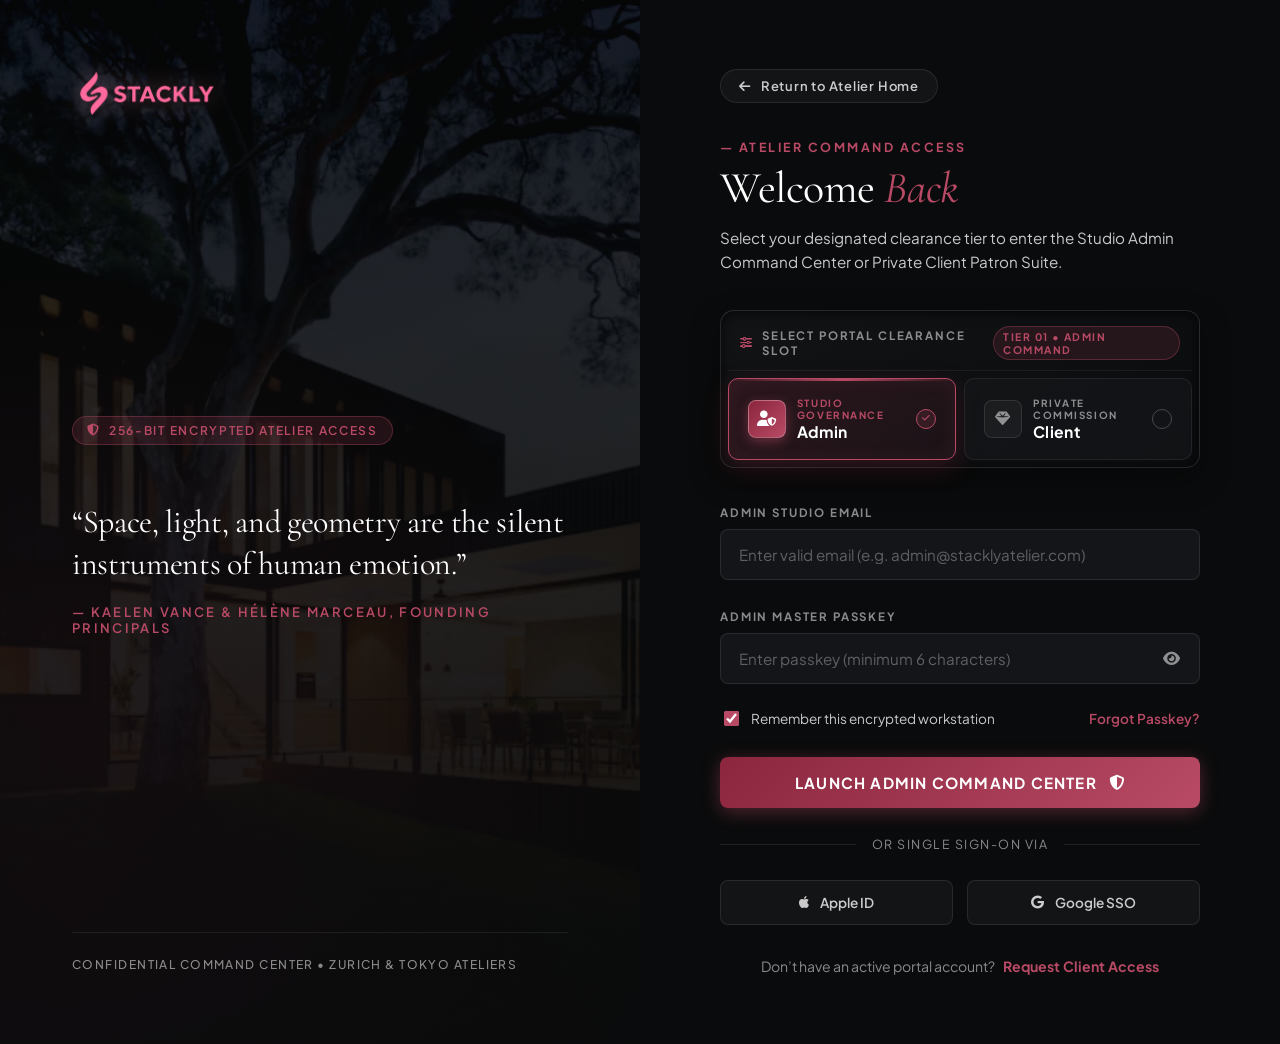
<file: login.html>
<!DOCTYPE html>
<html lang="en">
<head>
  <meta charset="UTF-8">
  <meta name="viewport" content="width=device-width, initial-scale=1.0">
  <title>Client Portal Login — STACKLY Atelier</title>
  <meta name="description" content="Encrypted patron portal login for Stackly Atelier clients to review 3D BIM models, drone site feeds, and project disbursement ledgers.">
  
  <!-- Favicon -->
  <link rel="icon" type="image/webp" href="assets/logo_0064.webp">

  <!-- Google Fonts -->
  <link rel="preconnect" href="https://fonts.googleapis.com">
  <link rel="preconnect" href="https://fonts.gstatic.com" crossorigin>
  <link href="https://fonts.googleapis.com/css2?family=Cormorant+Garamond:ital,wght@0,300;0,400;0,500;0,600;0,700;1,400&family=Plus+Jakarta+Sans:wght@300;400;500;600;700;800&display=swap" rel="stylesheet">

  <!-- Icons -->
  <link rel="stylesheet" href="https://cdnjs.cloudflare.com/ajax/libs/font-awesome/6.5.1/css/all.min.css">

  <!-- Portal Styles -->
  <link rel="stylesheet" href="css/auth.css">
</head>
<body class="auth-body">

  <div class="auth-split-screen">
    <!-- Left Visual Editorial Pane -->
    <div class="auth-visual-pane">
      <img src="assets/hero-villa.webp" 
           alt="Stackly Luxury Alpine Residence" 
           class="auth-visual-bg">
      <div class="auth-visual-overlay"></div>

      <div class="auth-visual-header">
        <a href="index.html" class="brand-logo" aria-label="Stackly Home">
          <img src="assets/logo_0064.webp" alt="Stackly Architecture" class="brand-logo-img">
        </a>
      </div>

      <div class="auth-visual-quote">
        <div class="auth-security-badge">
          <i class="fas fa-shield-alt"></i>
          <span>256-Bit Encrypted Atelier Access</span>
        </div>
        <p class="auth-quote-text">
          &ldquo;Space, light, and geometry are the silent instruments of human emotion.&rdquo;
        </p>
        <span class="auth-quote-author">&mdash; Kaelen Vance &amp; H&eacute;l&egrave;ne Marceau, Founding Principals</span>
      </div>

      <div class="auth-visual-footer">
        <span class="auth-confidential-note">
          CONFIDENTIAL COMMAND CENTER &bull; ZURICH &amp; TOKYO ATELIERS
        </span>
      </div>
    </div>

    <!-- Right Form Pane -->
    <div class="auth-form-pane">
      <div class="auth-form-wrapper">
        <a href="index.html" class="auth-back-link">
          <i class="fas fa-arrow-left"></i>
          <span>Return to Atelier Home</span>
        </a>

        <!-- Mobile Brand Logo -->
        <div class="auth-brand-center">
          <a href="index.html" aria-label="Stackly Home">
            <img src="assets/logo_0064.webp" alt="Stackly Architecture" class="brand-logo-img">
          </a>
        </div>

        <div class="auth-form-header">
          <span class="auth-pre-title" id="loginPreTitle">&mdash; ATELIER COMMAND ACCESS</span>
          <h1 class="auth-form-title" id="loginMainTitle">Welcome <span style="font-family: var(--auth-font-serif); font-style: italic; color: var(--auth-rose-accent);">Back</span></h1>
          <p class="auth-form-desc" id="loginSubDesc">
            Select your designated clearance tier to enter the Studio Admin Command Center or Private Client Patron Suite.
          </p>
        </div>

        <form id="loginForm" novalidate>
          <!-- Unique & Excellent Architectural Role Selection Slot (Admin & Client) -->
          <div class="auth-role-group">
            <div class="auth-role-slot-shell" role="radiogroup" aria-label="Select Command Role">
              <div class="auth-role-slot-header">
                <span class="auth-field-label">
                  <i class="fas fa-sliders-h"></i>
                  <span>Select Portal Clearance Slot</span>
                </span>
                <span class="role-slot-live-tag" id="loginRoleClearanceTag">Tier 01 &bull; Admin Command</span>
              </div>

              <div class="auth-role-grid">
                <!-- Admin Role Slot -->
                <label class="auth-role-card active" data-role="admin">
                  <input type="radio" name="studio_role" value="admin" checked>
                  <div class="role-card-top">
                    <div class="role-card-identity">
                      <div class="role-card-emblem">
                        <i class="fas fa-user-shield"></i>
                      </div>
                      <div class="role-card-titles">
                        <span class="role-card-tier">Studio Governance</span>
                        <span class="role-card-name">Admin</span>
                      </div>
                    </div>
                    <span class="role-radio-dot"><i class="fas fa-check"></i></span>
                  </div>
                </label>

                <!-- Client Role Slot -->
                <label class="auth-role-card" data-role="client">
                  <input type="radio" name="studio_role" value="client">
                  <div class="role-card-top">
                    <div class="role-card-identity">
                      <div class="role-card-emblem">
                        <i class="fas fa-gem"></i>
                      </div>
                      <div class="role-card-titles">
                        <span class="role-card-tier">Private Commission</span>
                        <span class="role-card-name">Client</span>
                      </div>
                    </div>
                    <span class="role-radio-dot"><i class="fas fa-check"></i></span>
                  </div>
                </label>
              </div>
            </div>
          </div>

          <!-- Email Field -->
          <div class="auth-field" id="login-field-email">
            <label class="auth-field-label" for="loginEmail" id="loginEmailLabel" style="margin-bottom: 0.55rem;">Admin Studio Email</label>
            <div class="auth-input-wrapper">
              <input type="email" id="loginEmail" class="auth-input" placeholder="Enter valid email (e.g. admin@stacklyatelier.com)" required autocomplete="email">
            </div>
            <span class="auth-field-error" id="loginEmailError">Please enter a valid email address (e.g. name@domain.com).</span>
          </div>

          <!-- Password Field -->
          <div class="auth-field" id="login-field-password">
            <label class="auth-field-label" for="loginPassword" id="loginPasswordLabel" style="margin-bottom: 0.55rem;">Admin Master Passkey</label>
            <div class="auth-input-wrapper">
              <input type="password" id="loginPassword" class="auth-input" placeholder="Enter passkey (minimum 6 characters)" minlength="6" required autocomplete="current-password">
              <button type="button" class="password-toggle-btn" aria-label="Toggle password visibility">
                <i class="fas fa-eye"></i>
              </button>
            </div>
            <span class="auth-field-error" id="loginPasswordError">Password must be at least 6 characters.</span>
          </div>

          <!-- Remember & Forgot -->
          <div class="auth-actions-row">
            <label class="auth-checkbox-label">
              <input type="checkbox" id="rememberMe" checked>
              <span>Remember this encrypted workstation</span>
            </label>
            <a href="404.html" class="auth-forgot-link">Forgot Passkey?</a>
          </div>

          <!-- Submit Button -->
          <button type="submit" class="auth-submit-btn" id="loginSubmitBtn">
            <span id="loginSubmitBtnText">Launch Admin Command Center</span>
            <i class="fas fa-shield-alt" id="loginSubmitBtnIcon"></i>
          </button>

          <!-- Single Sign-On -->
          <div class="auth-divider">
            <span>Or Single Sign-On Via</span>
          </div>

          <div class="auth-sso-grid">
            <button type="button" class="auth-sso-btn" onclick="window.location.href='404.html'">
              <i class="fab fa-apple"></i>
              <span>Apple ID</span>
            </button>
            <button type="button" class="auth-sso-btn" onclick="window.location.href='404.html'">
              <i class="fab fa-google"></i>
              <span>Google SSO</span>
            </button>
          </div>

          <!-- Switch to Sign Up -->
          <p class="auth-switch-prompt">
            Don&rsquo;t have an active portal account?
            <a href="signup.html">Request Client Access</a>
          </p>
        </form>
      </div>
    </div>
  </div>

  <script src="js/auth.js"></script>
</body>
</html>
</file>
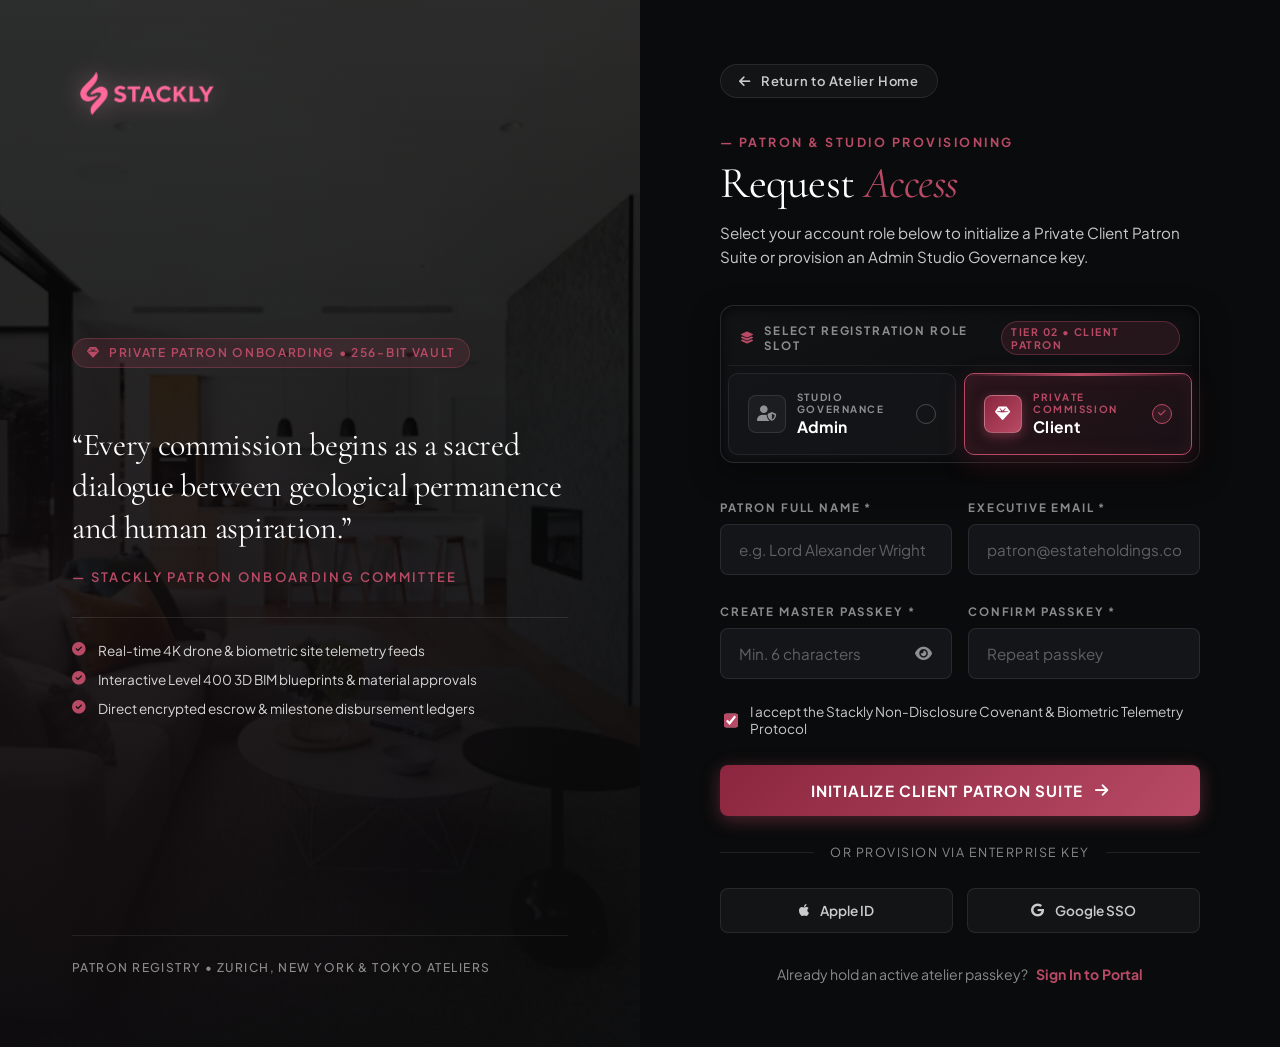
<file: signup.html>
<!DOCTYPE html>
<html lang="en">
<head>
  <meta charset="UTF-8">
  <meta name="viewport" content="width=device-width, initial-scale=1.0">
  <title>Request Portal Access — STACKLY Atelier</title>
  <meta name="description" content="Provision an encrypted Admin Studio Governance credential or Client Patron Commission account at Stackly Atelier.">
  
  <!-- Favicon -->
  <link rel="icon" type="image/webp" href="assets/logo_0064.webp">

  <!-- Google Fonts -->
  <link rel="preconnect" href="https://fonts.googleapis.com">
  <link rel="preconnect" href="https://fonts.gstatic.com" crossorigin>
  <link href="https://fonts.googleapis.com/css2?family=Cormorant+Garamond:ital,wght@0,300;0,400;0,500;0,600;0,700;1,400&family=Plus+Jakarta+Sans:wght@300;400;500;600;700;800&display=swap" rel="stylesheet">

  <!-- Icons -->
  <link rel="stylesheet" href="https://cdnjs.cloudflare.com/ajax/libs/font-awesome/6.5.1/css/all.min.css">

  <!-- Portal Styles -->
  <link rel="stylesheet" href="css/auth.css">
</head>
<body class="auth-body">

  <div class="auth-split-screen">
    <!-- Left Visual Editorial Pane -->
    <div class="auth-visual-pane">
      <img src="assets/interior-detail.webp" 
           alt="Stackly Architectural Studio Vault" 
           class="auth-visual-bg"
           id="signupVisualBg">
      <div class="auth-visual-overlay"></div>

      <div class="auth-visual-header">
        <a href="index.html" class="brand-logo" aria-label="Stackly Home">
          <img src="assets/logo_0064.webp" alt="Stackly Architecture" class="brand-logo-img">
        </a>
      </div>

      <div class="auth-visual-quote">
        <div class="auth-security-badge" id="signupVisualBadge">
          <i class="fas fa-gem"></i>
          <span>Private Patron Onboarding &bull; 256-Bit Vault</span>
        </div>
        <p class="auth-quote-text" id="signupVisualQuote">
          &ldquo;Every commission begins as a sacred dialogue between geological permanence and human aspiration.&rdquo;
        </p>
        <span class="auth-quote-author" id="signupVisualAuthor">&mdash; Stackly Patron Onboarding Committee</span>

        <!-- Respective Role Highlights List on Visual Pane -->
        <div id="signupVisualPerks" style="margin-top: 2rem; display: grid; gap: 0.75rem; border-top: 1px solid rgba(255,255,255,0.1); padding-top: 1.5rem;">
          <div style="display: flex; align-items: center; gap: 0.75rem; font-size: 0.85rem; color: rgba(255,255,255,0.82);">
            <i class="fas fa-check-circle" style="color: var(--auth-rose-accent);"></i>
            <span id="signupPerk1">Real-time 4K drone &amp; biometric site telemetry feeds</span>
          </div>
          <div style="display: flex; align-items: center; gap: 0.75rem; font-size: 0.85rem; color: rgba(255,255,255,0.82);">
            <i class="fas fa-check-circle" style="color: var(--auth-rose-accent);"></i>
            <span id="signupPerk2">Interactive Level 400 3D BIM blueprints &amp; material approvals</span>
          </div>
          <div style="display: flex; align-items: center; gap: 0.75rem; font-size: 0.85rem; color: rgba(255,255,255,0.82);">
            <i class="fas fa-check-circle" style="color: var(--auth-rose-accent);"></i>
            <span id="signupPerk3">Direct encrypted escrow &amp; milestone disbursement ledgers</span>
          </div>
        </div>
      </div>

      <div class="auth-visual-footer">
        <span class="auth-confidential-note" id="signupConfidentialNote">
          PATRON REGISTRY &bull; ZURICH, NEW YORK &amp; TOKYO ATELIERS
        </span>
      </div>
    </div>

    <!-- Right Form Pane -->
    <div class="auth-form-pane">
      <div class="auth-form-wrapper">
        <a href="index.html" class="auth-back-link">
          <i class="fas fa-arrow-left"></i>
          <span>Return to Atelier Home</span>
        </a>

        <!-- Mobile Brand Logo -->
        <div class="auth-brand-center">
          <a href="index.html" aria-label="Stackly Home">
            <img src="assets/logo_0064.webp" alt="Stackly Architecture" class="brand-logo-img">
          </a>
        </div>

        <div class="auth-form-header">
          <span class="auth-pre-title" id="signupPreTitle">&mdash; PATRON &amp; STUDIO PROVISIONING</span>
          <h1 class="auth-form-title" id="signupMainTitle">Request <span style="font-family: var(--auth-font-serif); font-style: italic; color: var(--auth-rose-accent);">Access</span></h1>
          <p class="auth-form-desc" id="signupSubDesc">
            Select your account role below to initialize a Private Client Patron Suite or provision an Admin Studio Governance key.
          </p>
        </div>

        <form id="signupForm" novalidate>
          <!-- Unique & Excellent Architectural Role Selection Slot (Admin & Client) -->
          <div class="auth-role-group">
            <div class="auth-role-slot-shell" role="radiogroup" aria-label="Select Account Role">
              <div class="auth-role-slot-header">
                <span class="auth-field-label">
                  <i class="fas fa-layer-group"></i>
                  <span>Select Registration Role Slot</span>
                </span>
                <span class="role-slot-live-tag" id="signupRoleClearanceTag">Tier 02 &bull; Client Patron</span>
              </div>

              <div class="auth-role-grid">
                <!-- Admin Role Slot -->
                <label class="auth-role-card" data-role="admin">
                  <input type="radio" name="studio_role" value="admin">
                  <div class="role-card-top">
                    <div class="role-card-identity">
                      <div class="role-card-emblem">
                        <i class="fas fa-user-shield"></i>
                      </div>
                      <div class="role-card-titles">
                        <span class="role-card-tier">Studio Governance</span>
                        <span class="role-card-name">Admin</span>
                      </div>
                    </div>
                    <span class="role-radio-dot"><i class="fas fa-check"></i></span>
                  </div>
                </label>

                <!-- Client Role Slot (Default active on Signup for Patrons) -->
                <label class="auth-role-card active" data-role="client">
                  <input type="radio" name="studio_role" value="client" checked>
                  <div class="role-card-top">
                    <div class="role-card-identity">
                      <div class="role-card-emblem">
                        <i class="fas fa-gem"></i>
                      </div>
                      <div class="role-card-titles">
                        <span class="role-card-tier">Private Commission</span>
                        <span class="role-card-name">Client</span>
                      </div>
                    </div>
                    <span class="role-radio-dot"><i class="fas fa-check"></i></span>
                  </div>
                </label>
              </div>
            </div>
          </div>

          <!-- Full Name & Email Grid -->
          <div class="auth-grid-2">
            <div class="auth-field" id="signup-field-name">
              <label class="auth-field-label" for="signupName" id="signupNameLabel" style="margin-bottom: 0.55rem;">Patron Full Name *</label>
              <div class="auth-input-wrapper">
                <input type="text" id="signupName" class="auth-input" placeholder="e.g. Lord Alexander Wright" required autocomplete="name">
              </div>
              <span class="auth-field-error">Full name is required for credential issuance.</span>
            </div>

            <div class="auth-field" id="signup-field-email">
              <label class="auth-field-label" for="signupEmail" id="signupEmailLabel" style="margin-bottom: 0.55rem;">Executive Email *</label>
              <div class="auth-input-wrapper">
                <input type="email" id="signupEmail" class="auth-input" placeholder="patron@estateholdings.com" required autocomplete="email">
              </div>
              <span class="auth-field-error">Please enter a valid email address.</span>
            </div>
          </div>

          <!-- Passkey & Confirm Passkey -->
          <div class="auth-grid-2">
            <div class="auth-field" id="signup-field-password">
              <label class="auth-field-label" for="signupPassword" id="signupPasswordLabel" style="margin-bottom: 0.55rem;">Create Master Passkey *</label>
              <div class="auth-input-wrapper">
                <input type="password" id="signupPassword" class="auth-input" placeholder="Min. 6 characters" minlength="6" required autocomplete="new-password">
                <button type="button" class="password-toggle-btn" aria-label="Toggle password visibility">
                  <i class="fas fa-eye"></i>
                </button>
              </div>
              <span class="auth-field-error">Password must be at least 6 characters.</span>
            </div>

            <div class="auth-field" id="signup-field-confirm">
              <label class="auth-field-label" for="signupConfirmPassword" style="margin-bottom: 0.55rem;">Confirm Passkey *</label>
              <div class="auth-input-wrapper">
                <input type="password" id="signupConfirmPassword" class="auth-input" placeholder="Repeat passkey" minlength="6" required autocomplete="new-password">
              </div>
              <span class="auth-field-error">Passkeys do not match.</span>
            </div>
          </div>

          <!-- NDA / Governance Covenant Checkbox -->
          <div class="auth-actions-row">
            <label class="auth-checkbox-label">
              <input type="checkbox" id="signupTerms" checked required>
              <span id="signupTermsLabel">I accept the Stackly Non-Disclosure Covenant &amp; Biometric Telemetry Protocol</span>
            </label>
          </div>

          <!-- Submit Button -->
          <button type="submit" class="auth-submit-btn" id="signupSubmitBtn">
            <span id="signupSubmitBtnText">Initialize Client Patron Suite</span>
            <i class="fas fa-arrow-right" id="signupSubmitBtnIcon"></i>
          </button>

          <!-- Single Sign-On -->
          <div class="auth-divider">
            <span>Or Provision Via Enterprise Key</span>
          </div>

          <div class="auth-sso-grid">
            <button type="button" class="auth-sso-btn" onclick="window.location.href='404.html'">
              <i class="fab fa-apple"></i>
              <span>Apple ID</span>
            </button>
            <button type="button" class="auth-sso-btn" onclick="window.location.href='404.html'">
              <i class="fab fa-google"></i>
              <span>Google SSO</span>
            </button>
          </div>

          <!-- Switch to Login -->
          <p class="auth-switch-prompt">
            Already hold an active atelier passkey?
            <a href="login.html">Sign In to Portal</a>
          </p>
        </form>
      </div>
    </div>
  </div>

  <script src="js/auth.js"></script>
</body>
</html>
</file>
<file: css/dashboard.css>
/* ==========================================================================
   STACKLY ATELIER — CLIENT COMMAND CENTER DASHBOARD (BLACK & DARK ROSE THEME)
   ========================================================================== */

:root {
  --dash-bg: #0A0B0C;
  --dash-sidebar-bg: #0E1011;
  --dash-header-bg: rgba(10, 11, 12, 0.94);
  --dash-card-bg: #121416;
  --dash-card-elevated: #16181B;
  --dash-border: rgba(255, 255, 255, 0.08);
  --dash-border-hover: rgba(184, 74, 101, 0.4);
  --dash-rose-primary: #8B263E;
  --dash-rose-accent: #B84A65;
  --dash-rose-glow: rgba(184, 74, 101, 0.35);
  --dash-text-white: #FFFFFF;
  --dash-text-body: rgba(255, 255, 255, 0.78);
  --dash-text-muted: rgba(255, 255, 255, 0.52);
  --dash-font-serif: "Cormorant Garamond", Georgia, serif;
  --dash-font-sans: "Plus Jakarta Sans", -apple-system, BlinkMacSystemFont, "Segoe UI", Roboto, sans-serif;
  --sidebar-width: 270px;
  --header-height: 72px;
}

body.dashboard-body {
  margin: 0;
  padding: 0;
  background-color: var(--dash-bg);
  color: var(--dash-text-white);
  font-family: var(--dash-font-sans);
  min-height: 100vh;
  overflow-x: hidden;
  -webkit-font-smoothing: antialiased;
}

/* Dashboard Shell */
.dashboard-shell {
  display: flex;
  min-height: 100vh;
  position: relative;
}

/* --------------------------------------------------------------------------
   SIDEBAR
   -------------------------------------------------------------------------- */
.dashboard-sidebar {
  width: var(--sidebar-width);
  background-color: var(--dash-sidebar-bg);
  border-right: 1px solid var(--dash-border);
  display: flex;
  flex-direction: column;
  justify-content: space-between;
  position: fixed;
  top: 0;
  bottom: 0;
  left: 0;
  z-index: 1050;
  transition: transform 0.35s cubic-bezier(0.16, 1, 0.3, 1);
  overflow-y: auto;
  box-sizing: border-box;
}

@media (max-width: 1024px) {
  .dashboard-sidebar {
    transform: translateX(-100%);
  }
  .dashboard-sidebar.open {
    transform: translateX(0);
    box-shadow: 10px 0 30px rgba(0, 0, 0, 0.75);
  }
}

.sidebar-top {
  padding: 1.75rem 1.5rem 1rem;
}

.sidebar-brand-header {
  display: flex;
  align-items: center;
  justify-content: space-between;
  margin-bottom: 1.5rem;
}

.sidebar-brand-logo .brand-logo-img {
  height: 38px;
  width: auto;
  max-width: 160px;
  object-fit: contain;
  display: block;
  filter: brightness(1.85) saturate(1.3) drop-shadow(0 0 10px rgba(255, 179, 200, 0.35));
}

.sidebar-close-btn {
  display: none;
  background: transparent;
  border: none;
  color: var(--dash-text-muted);
  font-size: 1.5rem;
  cursor: pointer;
}

@media (max-width: 1024px) {
  .sidebar-close-btn {
    display: block;
  }
}

/* Role Workspace Containers */
.dashboard-role-workspace {
  display: none;
}

.dashboard-role-workspace.active-workspace {
  display: block;
  animation: fadeIn 0.35s ease forwards;
}

/* Progress Bar inside Tables & Cards */
.dash-progress-bar-wrap {
  width: 100%;
  height: 6px;
  background: rgba(255, 255, 255, 0.08);
  border-radius: 999px;
  overflow: hidden;
  margin-top: 0.35rem;
}

.dash-progress-bar-fill {
  height: 100%;
  background: linear-gradient(90deg, #8B263E 0%, #B84A65 100%);
  border-radius: 999px;
}

.dash-action-btn-sm {
  background: rgba(255, 255, 255, 0.05);
  border: 1px solid var(--dash-border);
  color: var(--dash-text-white);
  border-radius: 6px;
  padding: 0.35rem 0.7rem;
  font-size: 0.74rem;
  font-weight: 600;
  cursor: pointer;
  transition: all 0.2s ease;
  display: inline-flex;
  align-items: center;
  gap: 0.35rem;
}

.dash-action-btn-sm:hover {
  background: var(--dash-rose-accent);
  border-color: var(--dash-rose-accent);
  color: #FFFFFF;
}

/* Nav Modules */
.dashboard-nav-list {
  list-style: none;
  padding: 0;
  margin: 0;
  display: flex;
  flex-direction: column;
  gap: 0.35rem;
}

.dashboard-nav-btn {
  width: 100%;
  display: flex;
  align-items: center;
  gap: 0.85rem;
  padding: 0.85rem 1rem;
  background: transparent;
  border: 1px solid transparent;
  border-radius: 8px;
  color: var(--dash-text-body);
  font-family: var(--dash-font-sans);
  font-size: 0.875rem;
  font-weight: 600;
  cursor: pointer;
  text-align: left;
  transition: all 0.25s ease;
}

.dashboard-nav-icon {
  width: 18px;
  height: 18px;
  display: flex;
  align-items: center;
  justify-content: center;
  color: var(--dash-text-muted);
  transition: color 0.25s ease;
}

.dashboard-nav-btn:hover {
  background: var(--dash-card-bg);
  color: var(--dash-text-white);
  border-color: var(--dash-border);
}

.dashboard-nav-btn:hover .dashboard-nav-icon {
  color: var(--dash-rose-accent);
}

.dashboard-nav-btn.active {
  background: rgba(184, 74, 101, 0.14);
  border-color: rgba(184, 74, 101, 0.4);
  color: var(--dash-rose-accent);
  box-shadow: 0 0 15px rgba(184, 74, 101, 0.2);
}

.dashboard-nav-btn.active .dashboard-nav-icon {
  color: var(--dash-rose-accent);
}

/* Sidebar Footer */
.sidebar-footer {
  padding: 1.5rem;
  border-top: 1px solid var(--dash-border);
  background: #090B0C;
}

.sidebar-user-card {
  display: flex;
  align-items: center;
  gap: 0.75rem;
  margin-bottom: 1rem;
}

.user-avatar {
  width: 40px;
  height: 40px;
  border-radius: 50%;
  background: linear-gradient(135deg, #8B263E 0%, #B84A65 100%);
  display: flex;
  align-items: center;
  justify-content: center;
  font-weight: 700;
  font-size: 0.95rem;
  color: #FFFFFF;
  border: 1px solid rgba(255, 255, 255, 0.2);
}

.user-details {
  flex: 1;
  min-width: 0;
}

.user-name {
  font-size: 0.88rem;
  font-weight: 700;
  color: var(--dash-text-white);
  white-space: nowrap;
  overflow: hidden;
  text-overflow: ellipsis;
}

.user-role-text {
  font-size: 0.72rem;
  color: var(--dash-text-muted);
  white-space: nowrap;
  overflow: hidden;
  text-overflow: ellipsis;
}

.sidebar-logout-btn {
  width: 100%;
  display: flex;
  align-items: center;
  justify-content: center;
  gap: 0.5rem;
  padding: 0.65rem;
  background: transparent;
  border: 1px solid var(--dash-border);
  border-radius: 6px;
  color: var(--dash-text-muted);
  font-size: 0.8rem;
  font-weight: 600;
  cursor: pointer;
  transition: all 0.2s ease;
}

.sidebar-logout-btn:hover {
  background: rgba(255, 90, 120, 0.1);
  border-color: #FF5A78;
  color: #FF5A78;
}

/* --------------------------------------------------------------------------
   MAIN VIEWPORT & HEADER
   -------------------------------------------------------------------------- */
.dashboard-main {
  flex: 1;
  margin-left: var(--sidebar-width);
  min-height: 100vh;
  display: flex;
  flex-direction: column;
  box-sizing: border-box;
}

@media (max-width: 1024px) {
  .dashboard-main {
    margin-left: 0;
  }
}

.dashboard-header {
  height: var(--header-height);
  background: var(--dash-header-bg);
  backdrop-filter: blur(14px);
  -webkit-backdrop-filter: blur(14px);
  border-bottom: 1px solid var(--dash-border);
  position: sticky;
  top: 0;
  z-index: 1000;
  display: flex;
  align-items: center;
  justify-content: space-between;
  padding: 0 2.25rem;
}

@media (max-width: 768px) {
  .dashboard-header {
    padding: 0 1.25rem;
  }
}

.header-left {
  display: flex;
  align-items: center;
  gap: 1.25rem;
}

.mobile-menu-btn {
  display: none;
  background: transparent;
  border: 1px solid var(--dash-border);
  border-radius: 6px;
  color: var(--dash-text-white);
  padding: 0.5rem 0.65rem;
  cursor: pointer;
}

@media (max-width: 1024px) {
  .mobile-menu-btn {
    display: block;
  }
}

.project-selector {
  display: flex;
  align-items: center;
  gap: 0.65rem;
  background: var(--dash-card-bg);
  border: 1px solid var(--dash-border);
  padding: 0.45rem 0.95rem;
  border-radius: 8px;
}

.project-selector label {
  font-size: 0.72rem;
  font-weight: 700;
  letter-spacing: 0.1em;
  text-transform: uppercase;
  color: var(--dash-rose-accent);
}

.project-select-input {
  background: transparent;
  border: none;
  color: var(--dash-text-white);
  font-family: var(--dash-font-sans);
  font-size: 0.88rem;
  font-weight: 600;
  outline: none;
  cursor: pointer;
}

.project-select-input option {
  background: #121416;
  color: #FFFFFF;
}

.header-right {
  display: flex;
  align-items: center;
  gap: 1rem;
}

.header-phase-pill {
  display: inline-flex;
  align-items: center;
  gap: 0.45rem;
  padding: 0.4rem 0.85rem;
  background: rgba(184, 74, 101, 0.12);
  border: 1px solid rgba(184, 74, 101, 0.35);
  border-radius: 999px;
  font-size: 0.75rem;
  font-weight: 700;
  letter-spacing: 0.08em;
  text-transform: uppercase;
  color: var(--dash-rose-accent);
}

@media (max-width: 640px) {
  .header-phase-pill {
    display: none;
  }
}

.btn-dash-action {
  display: inline-flex;
  align-items: center;
  gap: 0.5rem;
  padding: 0.5rem 1rem;
  background: linear-gradient(135deg, #8B263E 0%, #B84A65 100%);
  border: none;
  border-radius: 6px;
  color: #FFFFFF;
  font-family: var(--dash-font-sans);
  font-size: 0.8125rem;
  font-weight: 700;
  text-transform: uppercase;
  letter-spacing: 0.06em;
  cursor: pointer;
  transition: all 0.25s ease;
  box-shadow: 0 2px 10px rgba(184, 74, 101, 0.35);
}

.btn-dash-action:hover {
  filter: brightness(1.1);
  transform: translateY(-1px);
}

/* --------------------------------------------------------------------------
   DASHBOARD CONTENT SECTIONS & PANELS
   -------------------------------------------------------------------------- */
.dashboard-content-area {
  padding: 2.25rem;
  flex: 1;
}

@media (max-width: 768px) {
  .dashboard-content-area {
    padding: 1.5rem 1.25rem;
  }
}

.tab-pane {
  display: none;
  animation: fadeIn 0.35s ease forwards;
}

.tab-pane.active {
  display: block;
}

@keyframes fadeIn {
  from { opacity: 0; transform: translateY(6px); }
  to { opacity: 1; transform: translateY(0); }
}

/* Section Titles */
.dash-view-header {
  margin-bottom: 2rem;
}

.dash-pre-title {
  font-size: 0.78rem;
  font-weight: 700;
  letter-spacing: 0.18em;
  text-transform: uppercase;
  color: var(--dash-rose-accent);
  margin-bottom: 0.35rem;
  display: block;
}

.dash-view-title {
  font-family: var(--dash-font-serif);
  font-size: clamp(2rem, 3.2vw, 2.75rem);
  font-weight: 400;
  color: var(--dash-text-white);
  margin: 0;
  letter-spacing: -0.01em;
}

/* 4 Metrics Grid */
.dash-metrics-grid {
  display: grid;
  grid-template-columns: repeat(4, 1fr);
  gap: 1.25rem;
  margin-bottom: 2rem;
}

@media (max-width: 1200px) {
  .dash-metrics-grid {
    grid-template-columns: repeat(2, 1fr);
  }
}

@media (max-width: 600px) {
  .dash-metrics-grid {
    grid-template-columns: 1fr;
  }
}

.metric-card {
  background: var(--dash-card-bg);
  border: 1px solid var(--dash-border);
  border-radius: 10px;
  padding: 1.5rem;
  position: relative;
  overflow: hidden;
  transition: transform 0.3s ease, border-color 0.3s ease;
}

.metric-card:hover {
  transform: translateY(-3px);
  border-color: var(--dash-border-hover);
}

.metric-header {
  display: flex;
  align-items: center;
  justify-content: space-between;
  margin-bottom: 0.75rem;
}

.metric-label {
  font-size: 0.8rem;
  font-weight: 600;
  color: var(--dash-text-muted);
  text-transform: uppercase;
  letter-spacing: 0.08em;
}

.metric-icon-wrap {
  width: 32px;
  height: 32px;
  border-radius: 6px;
  background: rgba(184, 74, 101, 0.12);
  display: flex;
  align-items: center;
  justify-content: center;
  color: var(--dash-rose-accent);
  font-size: 0.9rem;
}

.metric-val {
  font-family: var(--dash-font-serif);
  font-size: 2.25rem;
  font-weight: 400;
  color: var(--dash-text-white);
  line-height: 1.1;
  margin-bottom: 0.5rem;
}

.metric-sub {
  font-size: 0.78rem;
  color: var(--dash-text-body);
}

/* Project Hero Card */
.dash-hero-card {
  position: relative;
  border-radius: 12px;
  overflow: hidden;
  border: 1px solid var(--dash-border);
  height: 340px;
  margin-bottom: 2rem;
  display: flex;
  flex-direction: column;
  justify-content: space-between;
  padding: 2.5rem;
}

.dash-hero-bg {
  position: absolute;
  inset: 0;
  width: 100%;
  height: 100%;
  object-fit: cover;
  filter: brightness(0.4) contrast(1.15);
}

.dash-hero-overlay {
  position: absolute;
  inset: 0;
  background: linear-gradient(180deg, rgba(10, 11, 12, 0.3) 0%, rgba(10, 11, 12, 0.88) 100%);
}

.dash-hero-content {
  position: relative;
  z-index: 2;
}

.dash-live-badge {
  display: inline-flex;
  align-items: center;
  gap: 0.5rem;
  padding: 0.35rem 0.85rem;
  background: rgba(10, 11, 12, 0.8);
  border: 1px solid rgba(255, 255, 255, 0.15);
  border-radius: 999px;
  font-size: 0.72rem;
  font-weight: 700;
  letter-spacing: 0.1em;
  text-transform: uppercase;
  color: #FFFFFF;
  margin-bottom: 1rem;
}

.live-pulse-dot {
  width: 7px;
  height: 7px;
  border-radius: 50%;
  background-color: #00E676;
  box-shadow: 0 0 8px #00E676;
}

.dash-hero-title {
  font-family: var(--dash-font-serif);
  font-size: clamp(2rem, 3.5vw, 3rem);
  font-weight: 400;
  color: #FFFFFF;
  margin: 0 0 0.5rem 0;
  line-height: 1.15;
}

.dash-hero-desc {
  font-size: 0.95rem;
  color: rgba(255, 255, 255, 0.85);
  max-width: 620px;
  margin: 0;
}

/* Two Column Layout inside Dashboard */
.dash-two-col {
  display: grid;
  grid-template-columns: 2fr 1.2fr;
  gap: 1.5rem;
}

@media (max-width: 1100px) {
  .dash-two-col {
    grid-template-columns: 1fr;
  }
}

.dash-panel-card {
  background: var(--dash-card-bg);
  border: 1px solid var(--dash-border);
  border-radius: 10px;
  padding: 1.75rem;
}

.panel-header {
  display: flex;
  align-items: center;
  justify-content: space-between;
  margin-bottom: 1.5rem;
  padding-bottom: 1rem;
  border-bottom: 1px solid var(--dash-border);
}

.panel-title {
  font-family: var(--dash-font-serif);
  font-size: 1.45rem;
  font-weight: 400;
  color: #FFFFFF;
  margin: 0;
}

/* Milestone Progress Tracker */
.milestone-stepper {
  display: flex;
  flex-direction: column;
  gap: 1.5rem;
}

.milestone-step-item {
  display: flex;
  gap: 1.25rem;
  position: relative;
}

.step-node-col {
  display: flex;
  flex-direction: column;
  align-items: center;
}

.step-circle {
  width: 28px;
  height: 28px;
  border-radius: 50%;
  border: 2px solid var(--dash-border);
  background: #0A0B0C;
  display: flex;
  align-items: center;
  justify-content: center;
  font-size: 0.75rem;
  color: var(--dash-text-muted);
}

.milestone-step-item.completed .step-circle {
  border-color: #00E676;
  color: #00E676;
}

.milestone-step-item.active .step-circle {
  border-color: var(--dash-rose-accent);
  background: rgba(184, 74, 101, 0.2);
  color: #FFFFFF;
  box-shadow: 0 0 12px var(--dash-rose-accent);
}

.step-connecting-line {
  width: 2px;
  flex: 1;
  background: var(--dash-border);
  margin-top: 4px;
}

.milestone-step-item:last-child .step-connecting-line {
  display: none;
}

.step-details {
  flex: 1;
  padding-bottom: 0.5rem;
}

.step-header-row {
  display: flex;
  align-items: center;
  justify-content: space-between;
  margin-bottom: 0.25rem;
}

.step-name {
  font-weight: 700;
  font-size: 0.95rem;
  color: #FFFFFF;
}

.step-status-tag {
  font-size: 0.72rem;
  font-weight: 700;
  padding: 0.2rem 0.6rem;
  border-radius: 4px;
  text-transform: uppercase;
}

.tag-completed {
  background: rgba(0, 230, 118, 0.12);
  color: #00E676;
}

.tag-active {
  background: rgba(184, 74, 101, 0.2);
  color: var(--dash-rose-accent);
}

.tag-scheduled {
  background: rgba(255, 255, 255, 0.08);
  color: var(--dash-text-muted);
}

.step-desc {
  font-size: 0.85rem;
  color: var(--dash-text-body);
  line-height: 1.5;
  margin: 0;
}

/* Activity List */
.activity-list {
  display: flex;
  flex-direction: column;
  gap: 1.25rem;
}

.activity-item {
  display: flex;
  align-items: flex-start;
  gap: 1rem;
  font-size: 0.85rem;
}

.activity-dot {
  width: 8px;
  height: 8px;
  border-radius: 50%;
  background-color: var(--dash-rose-accent);
  margin-top: 6px;
  flex-shrink: 0;
}

.activity-text {
  color: var(--dash-text-body);
  line-height: 1.5;
}

.activity-time {
  display: block;
  font-size: 0.72rem;
  color: var(--dash-text-muted);
  margin-top: 0.25rem;
}

/* --------------------------------------------------------------------------
   BLUEPRINTS & CAD TAB
   -------------------------------------------------------------------------- */
.blueprints-grid {
  display: grid;
  grid-template-columns: repeat(2, 1fr);
  gap: 1.5rem;
}

@media (max-width: 900px) {
  .blueprints-grid {
    grid-template-columns: 1fr;
  }
}

.blueprint-card {
  background: var(--dash-card-bg);
  border: 1px solid var(--dash-border);
  border-radius: 10px;
  overflow: hidden;
  transition: transform 0.3s ease, border-color 0.3s ease;
}

.blueprint-card:hover {
  transform: translateY(-4px);
  border-color: var(--dash-border-hover);
}

.blueprint-thumb-wrap {
  position: relative;
  height: 220px;
  background: #08090A;
  overflow: hidden;
  cursor: pointer;
}

.blueprint-thumb-img {
  width: 100%;
  height: 100%;
  object-fit: cover;
  opacity: 0.85;
  transition: transform 0.6s ease, opacity 0.3s ease;
}

.blueprint-thumb-wrap:hover .blueprint-thumb-img {
  transform: scale(1.05);
  opacity: 1;
}

.blueprint-zoom-overlay {
  position: absolute;
  inset: 0;
  background: rgba(10, 11, 12, 0.65);
  display: flex;
  align-items: center;
  justify-content: center;
  opacity: 0;
  transition: opacity 0.3s ease;
}

.blueprint-thumb-wrap:hover .blueprint-zoom-overlay {
  opacity: 1;
}

.blueprint-zoom-overlay span {
  display: inline-flex;
  align-items: center;
  gap: 0.5rem;
  padding: 0.5rem 1rem;
  background: var(--dash-rose-accent);
  color: #FFFFFF;
  border-radius: 999px;
  font-size: 0.8rem;
  font-weight: 700;
}

.blueprint-info {
  padding: 1.25rem 1.5rem;
}

.blueprint-meta-row {
  display: flex;
  align-items: center;
  justify-content: space-between;
  margin-bottom: 0.5rem;
  font-size: 0.75rem;
  color: var(--dash-text-muted);
}

.blueprint-title {
  font-family: var(--dash-font-serif);
  font-size: 1.35rem;
  font-weight: 400;
  color: #FFFFFF;
  margin: 0 0 0.5rem 0;
}

.blueprint-actions {
  display: flex;
  align-items: center;
  justify-content: space-between;
  margin-top: 1rem;
  padding-top: 0.75rem;
  border-top: 1px solid var(--dash-border);
}

.blueprint-download-btn {
  background: transparent;
  border: 1px solid var(--dash-border);
  color: var(--dash-text-body);
  border-radius: 4px;
  padding: 0.4rem 0.85rem;
  font-size: 0.78rem;
  font-weight: 600;
  cursor: pointer;
  transition: all 0.2s ease;
  display: inline-flex;
  align-items: center;
  gap: 0.4rem;
}

.blueprint-download-btn:hover {
  background: var(--dash-card-elevated);
  border-color: var(--dash-rose-accent);
  color: var(--dash-rose-accent);
}

/* --------------------------------------------------------------------------
   MATERIALITY TAB
   -------------------------------------------------------------------------- */
.materials-grid {
  display: grid;
  grid-template-columns: repeat(4, 1fr);
  gap: 1.25rem;
}

@media (max-width: 1200px) {
  .materials-grid {
    grid-template-columns: repeat(2, 1fr);
  }
}

@media (max-width: 600px) {
  .materials-grid {
    grid-template-columns: 1fr;
  }
}

.material-card {
  background: var(--dash-card-bg);
  border: 1px solid var(--dash-border);
  border-radius: 10px;
  overflow: hidden;
}

.material-img-wrap {
  height: 180px;
  overflow: hidden;
}

.material-img-wrap img {
  width: 100%;
  height: 100%;
  object-fit: cover;
}

.material-body {
  padding: 1.25rem;
}

.material-provenance {
  font-size: 0.72rem;
  text-transform: uppercase;
  color: var(--dash-rose-accent);
  font-weight: 700;
  letter-spacing: 0.1em;
  margin-bottom: 0.35rem;
}

.material-name {
  font-family: var(--dash-font-serif);
  font-size: 1.2rem;
  color: #FFFFFF;
  margin: 0 0 0.5rem 0;
}

.material-desc {
  font-size: 0.82rem;
  color: var(--dash-text-body);
  line-height: 1.5;
  margin: 0;
}

/* --------------------------------------------------------------------------
   FINANCIALS TAB
   -------------------------------------------------------------------------- */
.financial-table {
  width: 100%;
  border-collapse: collapse;
  font-size: 0.88rem;
  margin-top: 1rem;
}

.financial-table th {
  text-align: left;
  padding: 0.85rem 1rem;
  background: #090B0C;
  color: var(--dash-text-muted);
  font-size: 0.75rem;
  text-transform: uppercase;
  letter-spacing: 0.08em;
  border-bottom: 1px solid var(--dash-border);
}

.financial-table td {
  padding: 1.15rem 1rem;
  border-bottom: 1px solid var(--dash-border);
  color: var(--dash-text-body);
}

.financial-table tr:hover td {
  background: var(--dash-card-elevated);
}

/* --------------------------------------------------------------------------
   BLUEPRINT FULLSCREEN MODAL
   -------------------------------------------------------------------------- */
.blueprint-modal {
  position: fixed;
  inset: 0;
  background: rgba(7, 8, 9, 0.92);
  backdrop-filter: blur(12px);
  z-index: 9999;
  display: none;
  align-items: center;
  justify-content: center;
  padding: 2rem;
}

.blueprint-modal.active {
  display: flex;
}

.modal-content-wrap {
  position: relative;
  max-width: 1100px;
  width: 100%;
  background: #111315;
  border: 1px solid var(--dash-border);
  border-radius: 12px;
  overflow: hidden;
  box-shadow: 0 25px 60px rgba(0, 0, 0, 0.8);
}

.modal-header {
  display: flex;
  align-items: center;
  justify-content: space-between;
  padding: 1.25rem 1.75rem;
  border-bottom: 1px solid var(--dash-border);
  background: #0D0F10;
}

.modal-title {
  font-family: var(--dash-font-serif);
  font-size: 1.5rem;
  color: #FFFFFF;
  margin: 0;
}

.modal-close-btn {
  background: transparent;
  border: none;
  color: var(--dash-text-muted);
  font-size: 1.75rem;
  cursor: pointer;
  transition: color 0.2s ease;
}

.modal-close-btn:hover {
  color: #FFFFFF;
}

.modal-body {
  padding: 1.5rem;
  text-align: center;
  max-height: 75vh;
  overflow-y: auto;
}

.modal-body img {
  max-width: 100%;
  height: auto;
  border-radius: 6px;
  box-shadow: 0 10px 30px rgba(0, 0, 0, 0.5);
}

/* ==========================================================================
   MOBILE & ULTRA-SMALL SCREEN RESPONSIVE ARCHITECTURE (320px — 1024px)
   Covers BOTH Admin Dashboard (#adminWorkspace) & Client Dashboard (#clientWorkspace)
   ========================================================================== */

*,
*::before,
*::after {
  box-sizing: border-box;
}

html,
body.dashboard-body {
  width: 100%;
  max-width: 100%;
  overflow-x: hidden;
}

.dashboard-shell,
.dashboard-main,
.dashboard-content-area,
.dashboard-role-workspace,
.tab-pane,
.dash-panel-card,
.dash-metrics-grid > *,
.dash-two-col > *,
.blueprints-grid > *,
.materials-grid > * {
  min-width: 0;
  max-width: 100%;
}

/* Sidebar Mobile Backdrop Overlay */
.sidebar-backdrop {
  position: fixed;
  inset: 0;
  background: rgba(5, 6, 8, 0.76);
  backdrop-filter: blur(4px);
  -webkit-backdrop-filter: blur(4px);
  z-index: 1040;
  opacity: 0;
  visibility: hidden;
  pointer-events: none;
  transition: opacity 0.3s ease, visibility 0.3s ease;
}

.sidebar-backdrop.active {
  opacity: 1;
  visibility: visible;
  pointer-events: auto;
}

/* --------------------------------------------------------------------------
   TABLET & MOBILE BREAKPOINT (<= 768px)
   Transforms all 9 Admin & Client Financial/Data Tables into Stacked Cards
   -------------------------------------------------------------------------- */
@media (max-width: 768px) {
  .dashboard-header {
    height: 64px;
    padding: 0 1rem;
    gap: 0.5rem;
  }

  .header-left {
    gap: 0.6rem;
    min-width: 0;
  }

  .header-right {
    gap: 0.5rem;
    flex-shrink: 0;
  }

  .dashboard-content-area {
    padding: 1.25rem 1rem;
  }

  .dash-view-header {
    margin-bottom: 1.35rem;
  }

  .dash-pre-title {
    font-size: 0.68rem;
    letter-spacing: 0.12em;
    line-height: 1.4;
    overflow-wrap: break-word;
  }

  .dash-view-title {
    font-size: clamp(1.45rem, 5.5vw, 2rem);
    line-height: 1.2;
    overflow-wrap: break-word;
    word-break: break-word;
  }

  /* Panel Header Stacking */
  .dash-panel-card {
    padding: 1.25rem 1rem;
    overflow-x: hidden !important;
  }

  .panel-header {
    flex-direction: column;
    align-items: flex-start;
    gap: 0.75rem;
    margin-bottom: 1.15rem;
    padding-bottom: 0.85rem;
  }

  .panel-title {
    font-size: 1.25rem;
    line-height: 1.25;
    overflow-wrap: break-word;
  }

  .panel-header .btn-dash-action,
  .panel-header .dash-action-btn-sm {
    width: 100%;
    justify-content: center;
    text-align: center;
  }

  /* Responsive Stacked Card Layout for All Admin & Client Tables */
  .financial-table,
  .financial-table tbody,
  .financial-table tr,
  .financial-table td {
    display: block;
    width: 100% !important;
    min-width: 0 !important;
  }

  .financial-table {
    margin-top: 0.5rem;
  }

  .financial-table thead {
    display: none;
  }

  .financial-table tbody tr {
    background: rgba(255, 255, 255, 0.025);
    border: 1px solid var(--dash-border);
    border-radius: 10px;
    padding: 0.9rem;
    margin-bottom: 0.85rem;
  }

  .financial-table tbody tr:last-child {
    margin-bottom: 0;
  }

  .financial-table tbody td {
    display: flex;
    flex-direction: column;
    align-items: flex-start;
    gap: 0.25rem;
    padding: 0.5rem 0;
    border-bottom: 1px solid rgba(255, 255, 255, 0.06);
    font-size: 0.82rem;
    line-height: 1.4;
    overflow-wrap: break-word;
    word-break: break-word;
  }

  .financial-table tbody td::before {
    content: attr(data-label);
    font-size: 0.62rem;
    font-weight: 700;
    letter-spacing: 0.1em;
    text-transform: uppercase;
    color: var(--dash-rose-accent);
    display: block;
  }

  .financial-table tbody td:last-child {
    border-bottom: none;
    padding-bottom: 0;
    padding-top: 0.65rem;
  }

  .financial-table tbody td .dash-action-btn-sm {
    width: 100%;
    justify-content: center;
    padding: 0.55rem 0.75rem;
  }

  /* Milestone Stepper Responsive Stacking */
  .milestone-stepper {
    gap: 1.15rem;
  }

  .milestone-step-item {
    gap: 0.8rem;
  }

  .step-header-row {
    flex-direction: column;
    align-items: flex-start;
    gap: 0.35rem;
    margin-bottom: 0.4rem;
  }

  .step-name {
    font-size: 0.88rem;
    line-height: 1.35;
    overflow-wrap: break-word;
  }

  .step-desc {
    font-size: 0.8rem;
    line-height: 1.48;
  }

  /* Live 4K Drone Hero Card in Client Workspace */
  .dash-hero-card {
    height: auto;
    min-height: 270px;
    padding: 1.25rem 1rem;
    gap: 1.35rem;
    margin-bottom: 1.5rem;
  }

  .dash-live-badge {
    display: flex;
    align-items: flex-start;
    gap: 0.45rem;
    font-size: 0.62rem;
    letter-spacing: 0.06em;
    line-height: 1.35;
    padding: 0.4rem 0.65rem;
    border-radius: 8px;
    white-space: normal;
  }

  .live-pulse-dot {
    margin-top: 0.22rem;
    flex-shrink: 0;
  }

  .dash-hero-title {
    font-size: clamp(1.5rem, 6vw, 2rem);
  }

  .dash-hero-desc {
    font-size: 0.84rem;
    line-height: 1.45;
  }

  .dash-hero-card .btn-dash-action {
    width: 100%;
    justify-content: center;
  }

  /* Blueprint Cards & Actions */
  .blueprint-thumb-wrap {
    height: 180px;
  }

  .blueprint-info {
    padding: 1rem;
  }

  .blueprint-meta-row {
    flex-wrap: wrap;
    gap: 0.4rem;
    font-size: 0.7rem;
  }

  .blueprint-title {
    font-size: 1.18rem;
    line-height: 1.25;
  }

  .blueprint-actions {
    flex-direction: column;
    align-items: stretch;
    gap: 0.5rem;
  }

  .blueprint-download-btn {
    width: 100%;
    justify-content: center;
  }

  /* Material & Dossier Cards */
  .material-img-wrap {
    height: 165px;
  }

  .material-body {
    padding: 1rem;
  }

  .material-body .dash-action-btn-sm {
    width: 100%;
    justify-content: center;
  }

  /* Panel Footer CTA Buttons & Concierge Form Buttons */
  .dash-panel-card > .dash-action-btn-sm,
  .dash-panel-card form .btn-dash-action {
    width: 100% !important;
    justify-content: center;
    text-align: center;
    white-space: normal;
    line-height: 1.35;
    padding: 0.65rem 0.85rem !important;
  }

  /* Fullscreen Blueprint Modal */
  .blueprint-modal {
    padding: 0.75rem;
  }

  .modal-header {
    padding: 0.85rem 1rem;
    gap: 0.5rem;
  }

  .modal-title {
    font-size: 1.05rem;
    line-height: 1.3;
  }

  .modal-body {
    padding: 0.75rem;
    max-height: 78vh;
  }
}

/* --------------------------------------------------------------------------
   SMALL MOBILE & 320px STARTING SCREEN BREAKPOINT (320px — 480px)
   Precision-tuned for 320px minimum width across Admin & Client Dashboards
   -------------------------------------------------------------------------- */
@media (max-width: 480px) {
  /* Sidebar Drawer Sized for 320px Viewport */
  .dashboard-sidebar {
    width: min(275px, 88vw);
  }

  .sidebar-top {
    padding: 1.15rem 0.85rem 0.75rem;
  }

  .sidebar-brand-header {
    margin-bottom: 1rem;
  }

  .sidebar-brand-logo .brand-logo-img {
    height: 30px;
    max-width: 125px;
  }

  .sidebar-role-slot {
    padding: 0.5rem;
    margin-bottom: 1.1rem;
  }

  .sidebar-role-slot-top {
    flex-wrap: wrap;
    gap: 0.3rem;
    padding: 0.1rem 0.2rem 0.45rem;
  }

  .sidebar-role-slot-label {
    font-size: 0.58rem;
    letter-spacing: 0.1em;
  }

  .sidebar-role-clearance-pill {
    font-size: 0.55rem;
    padding: 0.12rem 0.4rem;
  }

  .role-slot-option {
    padding: 0.5rem 0.45rem;
  }

  .role-slot-title {
    font-size: 0.74rem;
  }

  .role-slot-sub {
    font-size: 0.58rem;
  }

  .dashboard-nav-btn {
    padding: 0.68rem 0.75rem;
    font-size: 0.8rem;
    gap: 0.65rem;
  }

  .sidebar-footer {
    padding: 1rem 0.85rem;
  }

  .user-avatar {
    width: 34px;
    height: 34px;
    font-size: 0.82rem;
  }

  .user-name {
    font-size: 0.8rem;
  }

  .user-role-text {
    font-size: 0.66rem;
  }

  .sidebar-logout-btn {
    padding: 0.52rem 0.35rem;
    font-size: 0.72rem;
    gap: 0.35rem;
    white-space: nowrap;
  }

  /* Sticky Top Header Tuned for 320px Screen */
  .dashboard-header {
    height: 58px;
    padding: 0 0.6rem;
    gap: 0.35rem;
  }

  .header-left {
    gap: 0.4rem;
  }

  .mobile-menu-btn {
    padding: 0.38rem 0.52rem;
    font-size: 0.88rem;
    flex-shrink: 0;
  }

  .header-right .btn-dash-action {
    padding: 0.38rem 0.55rem;
    font-size: 0.62rem;
    gap: 0.28rem;
    letter-spacing: 0.03em;
    white-space: nowrap;
  }

  /* Main Content Area & Cards at 320px */
  .dashboard-content-area {
    padding: 0.9rem 0.65rem;
  }

  .dash-view-header {
    margin-bottom: 1.1rem;
  }

  .dash-pre-title {
    font-size: 0.6rem;
    letter-spacing: 0.08em;
  }

  .dash-view-title {
    font-size: clamp(1.28rem, 6vw, 1.55rem);
  }

  /* KPI Metric Cards at 320px */
  .dash-metrics-grid {
    gap: 0.75rem;
    margin-bottom: 1.25rem;
  }

  .metric-card {
    padding: 1rem 0.85rem;
  }

  .metric-label {
    font-size: 0.7rem;
    letter-spacing: 0.05em;
  }

  .metric-icon-wrap {
    width: 28px;
    height: 28px;
    font-size: 0.8rem;
    flex-shrink: 0;
  }

  .metric-val {
    font-size: 1.65rem;
    margin-bottom: 0.35rem;
  }

  .metric-sub {
    font-size: 0.72rem;
    line-height: 1.35;
  }

  /* Panel Cards & Stacked Table Rows at 320px */
  .dash-panel-card {
    padding: 0.95rem 0.75rem;
    border-radius: 8px;
  }

  .panel-title {
    font-size: 1.12rem;
  }

  .financial-table tbody tr {
    padding: 0.75rem;
    margin-bottom: 0.75rem;
  }

  .financial-table tbody td {
    font-size: 0.78rem;
    padding: 0.42rem 0;
  }

  .step-status-tag {
    font-size: 0.64rem;
    padding: 0.18rem 0.48rem;
    white-space: normal;
    line-height: 1.3;
    display: inline-block;
  }

  /* Milestone Stepper & Activity Items at 320px */
  .milestone-step-item {
    gap: 0.65rem;
  }

  .step-circle {
    width: 24px;
    height: 24px;
    font-size: 0.68rem;
  }

  .step-name {
    font-size: 0.82rem;
  }

  .step-desc {
    font-size: 0.76rem;
  }

  .activity-item {
    gap: 0.6rem;
    font-size: 0.78rem;
  }

  /* Blueprint & Material Cards at 320px */
  .blueprints-grid,
  .materials-grid,
  .dash-two-col {
    gap: 1rem;
  }

  .blueprint-thumb-wrap {
    height: 155px;
  }

  .blueprint-zoom-overlay span {
    font-size: 0.68rem;
    padding: 0.38rem 0.7rem;
  }

  .blueprint-info,
  .material-body {
    padding: 0.85rem 0.75rem;
  }

  .blueprint-title,
  .material-name {
    font-size: 1.08rem;
  }

  .material-desc {
    font-size: 0.76rem;
  }

  /* Concierge Form Inputs at 320px */
  .project-select-input {
    font-size: 0.78rem !important;
    padding: 0.65rem !important;
    max-width: 100%;
    text-overflow: ellipsis;
  }
}
</file>
<file: css/auth.css>
/* ==========================================================================
   STACKLY ATELIER — AUTHENTICATION & PORTAL STYLES (BLACK & DARK ROSE THEME)
   ========================================================================== */

:root {
  --auth-bg: #0A0B0C;
  --auth-card-bg: #121416;
  --auth-card-elevated: #16181B;
  --auth-input-bg: #131518;
  --auth-border: rgba(255, 255, 255, 0.09);
  --auth-border-focus: #B84A65;
  --auth-rose-primary: #8B263E;
  --auth-rose-accent: #B84A65;
  --auth-rose-glow: rgba(184, 74, 101, 0.35);
  --auth-text-white: #FFFFFF;
  --auth-text-body: rgba(255, 255, 255, 0.78);
  --auth-text-muted: rgba(255, 255, 255, 0.52);
  --auth-font-serif: "Cormorant Garamond", Georgia, serif;
  --auth-font-sans: "Plus Jakarta Sans", -apple-system, BlinkMacSystemFont, "Segoe UI", Roboto, sans-serif;
}

body.auth-body {
  margin: 0;
  padding: 0;
  background-color: var(--auth-bg);
  color: var(--auth-text-white);
  font-family: var(--auth-font-sans);
  min-height: 100vh;
  overflow-x: hidden;
  -webkit-font-smoothing: antialiased;
}

/* Split Screen Layout */
.auth-split-screen {
  min-height: 100vh;
  display: grid;
  grid-template-columns: 1fr 1fr;
  background-color: var(--auth-bg);
  width: 100%;
  position: relative;
}

@media (max-width: 992px) {
  .auth-split-screen {
    grid-template-columns: 1fr;
  }
}

/* --------------------------------------------------------------------------
   LEFT VISUAL PANE
   -------------------------------------------------------------------------- */
.auth-visual-pane {
  position: relative;
  background-color: #070809;
  color: var(--auth-text-white);
  padding: 4.5rem;
  display: flex;
  flex-direction: column;
  justify-content: space-between;
  overflow: hidden;
  min-height: 100vh;
}

@media (max-width: 992px) {
  .auth-visual-pane {
    display: none;
  }
}

.auth-visual-bg {
  position: absolute;
  inset: 0;
  width: 100%;
  height: 100%;
  object-fit: cover;
  filter: brightness(0.38) contrast(1.15);
  transform: scale(1.04);
  transition: transform 1.6s cubic-bezier(0.16, 1, 0.3, 1);
}

.auth-visual-pane:hover .auth-visual-bg {
  transform: scale(1.08);
}

.auth-visual-overlay {
  position: absolute;
  inset: 0;
  background: linear-gradient(180deg, rgba(10, 11, 12, 0.5) 0%, rgba(10, 11, 12, 0.92) 100%),
              radial-gradient(circle at 10% 90%, rgba(184, 74, 101, 0.32) 0%, transparent 60%);
  z-index: 1;
}

.auth-visual-header,
.auth-visual-quote,
.auth-visual-footer {
  position: relative;
  z-index: 2;
}

.auth-visual-header .brand-logo-img {
  height: 44px;
  width: auto;
  max-width: 180px;
  object-fit: contain;
  filter: brightness(1.85) saturate(1.3) drop-shadow(0 0 12px rgba(255, 179, 200, 0.4));
}

.auth-security-badge {
  display: inline-flex;
  align-items: center;
  gap: 0.5rem;
  padding: 0.4rem 0.9rem;
  background: rgba(184, 74, 101, 0.15);
  border: 1px solid rgba(184, 74, 101, 0.35);
  border-radius: 999px;
  font-size: 0.75rem;
  font-weight: 600;
  letter-spacing: 0.14em;
  text-transform: uppercase;
  color: var(--auth-rose-accent);
  margin-bottom: 1.5rem;
}

.auth-quote-text {
  font-family: var(--auth-font-serif);
  font-size: clamp(1.8rem, 2.5vw, 2.35rem);
  font-weight: 400;
  line-height: 1.3;
  color: var(--auth-text-white);
  margin-bottom: 1.25rem;
  letter-spacing: -0.01em;
}

.auth-quote-author {
  font-family: var(--auth-font-sans);
  font-size: 0.8125rem;
  font-weight: 600;
  letter-spacing: 0.18em;
  text-transform: uppercase;
  color: var(--auth-rose-accent);
  display: block;
}

.auth-visual-footer {
  display: flex;
  align-items: center;
  justify-content: space-between;
  border-top: 1px solid rgba(255, 255, 255, 0.08);
  padding-top: 1.5rem;
}

.auth-confidential-note {
  font-size: 0.75rem;
  color: var(--auth-text-muted);
  letter-spacing: 0.12em;
  text-transform: uppercase;
  font-weight: 500;
}

/* --------------------------------------------------------------------------
   RIGHT FORM PANE
   -------------------------------------------------------------------------- */
.auth-form-pane {
  display: flex;
  flex-direction: column;
  justify-content: center;
  align-items: center;
  padding: clamp(2rem, 5vw, 4.5rem);
  background-color: var(--auth-bg);
  width: 100%;
  box-sizing: border-box;
  min-height: 100vh;
}

.auth-form-wrapper {
  width: 100%;
  max-width: 480px;
  box-sizing: border-box;
}

.auth-back-link {
  display: inline-flex;
  align-items: center;
  gap: 0.6rem;
  padding: 0.5rem 1.15rem;
  background: var(--auth-card-bg);
  border: 1px solid var(--auth-border);
  border-radius: 999px;
  color: var(--auth-text-body);
  font-size: 0.8125rem;
  font-weight: 600;
  letter-spacing: 0.06em;
  text-decoration: none;
  margin-bottom: 2rem;
  transition: all 0.3s ease;
}

.auth-back-link:hover {
  background: var(--auth-card-elevated);
  border-color: var(--auth-rose-accent);
  color: var(--auth-rose-accent);
  transform: translateX(-3px);
  box-shadow: 0 0 15px rgba(184, 74, 101, 0.2);
}

.auth-brand-center {
  display: none;
  text-align: center;
  margin-bottom: 2rem;
}

@media (max-width: 992px) {
  .auth-brand-center {
    display: flex;
    justify-content: center;
  }
}

.auth-brand-center .brand-logo-img {
  height: 42px;
  width: auto;
  max-width: 170px;
  object-fit: contain;
  filter: brightness(1.85) saturate(1.3) drop-shadow(0 0 10px rgba(255, 179, 200, 0.35));
}

.auth-form-header {
  margin-bottom: 2.25rem;
  text-align: left;
}

.auth-pre-title {
  display: inline-block;
  font-size: 0.78rem;
  font-weight: 700;
  letter-spacing: 0.2em;
  text-transform: uppercase;
  color: var(--auth-rose-accent);
  margin-bottom: 0.5rem;
}

.auth-form-title {
  font-family: var(--auth-font-serif);
  font-size: clamp(2.1rem, 3.5vw, 2.75rem);
  font-weight: 400;
  line-height: 1.15;
  color: var(--auth-text-white);
  margin: 0 0 0.75rem 0;
  letter-spacing: -0.01em;
}

.auth-form-desc {
  font-size: 0.95rem;
  line-height: 1.6;
  color: var(--auth-text-body);
  margin: 0;
}

/* --------------------------------------------------------------------------
   UNIQUE ARCHITECTURAL ROLE SELECTION SLOT (LOGIN & SIGNUP)
   -------------------------------------------------------------------------- */
.auth-role-group {
  margin-bottom: 2rem;
}

.auth-role-slot-shell {
  position: relative;
  background: linear-gradient(145deg, rgba(18, 20, 22, 0.95) 0%, rgba(11, 12, 14, 0.98) 100%);
  border: 1px solid rgba(255, 255, 255, 0.1);
  border-radius: 14px;
  padding: 0.45rem;
  box-shadow: inset 0 2px 12px rgba(0, 0, 0, 0.65), 0 12px 30px rgba(0, 0, 0, 0.35);
}

.auth-role-slot-header {
  display: flex;
  align-items: center;
  justify-content: space-between;
  padding: 0.45rem 0.75rem 0.6rem;
  border-bottom: 1px solid rgba(255, 255, 255, 0.06);
  margin-bottom: 0.45rem;
}

.auth-field-label {
  display: inline-flex;
  align-items: center;
  gap: 0.5rem;
  font-size: 0.72rem;
  font-weight: 700;
  letter-spacing: 0.16em;
  text-transform: uppercase;
  color: var(--auth-text-muted);
  margin-bottom: 0;
}

.auth-field-label i {
  color: var(--auth-rose-accent);
  font-size: 0.75rem;
}

.role-slot-live-tag {
  font-size: 0.65rem;
  font-weight: 700;
  letter-spacing: 0.14em;
  text-transform: uppercase;
  padding: 0.2rem 0.6rem;
  border-radius: 999px;
  background: rgba(184, 74, 101, 0.14);
  border: 1px solid rgba(184, 74, 101, 0.35);
  color: var(--auth-rose-accent);
  transition: all 0.3s ease;
}

.auth-role-grid {
  display: grid;
  grid-template-columns: 1fr 1fr;
  gap: 0.55rem;
  position: relative;
}

@media (max-width: 520px) {
  .auth-role-grid {
    grid-template-columns: 1fr;
  }
}

.auth-role-card {
  position: relative;
  cursor: pointer;
  border: 1.5px solid rgba(255, 255, 255, 0.07);
  padding: 1.1rem 1.15rem;
  border-radius: 10px;
  background: rgba(22, 24, 27, 0.65);
  transition: all 0.35s cubic-bezier(0.16, 1, 0.3, 1);
  display: flex;
  flex-direction: column;
  gap: 0.55rem;
  overflow: hidden;
}

.auth-role-card::before {
  content: '';
  position: absolute;
  top: 0;
  left: 0;
  width: 100%;
  height: 2px;
  background: linear-gradient(90deg, transparent, var(--auth-rose-accent), transparent);
  opacity: 0;
  transition: opacity 0.35s ease;
}

.auth-role-card input[type="radio"] {
  position: absolute;
  opacity: 0;
  pointer-events: none;
}

.role-card-top {
  display: flex;
  align-items: center;
  justify-content: space-between;
  gap: 0.75rem;
}

.role-card-identity {
  display: flex;
  align-items: center;
  gap: 0.7rem;
}

.role-card-emblem {
  width: 36px;
  height: 36px;
  border-radius: 8px;
  background: rgba(255, 255, 255, 0.04);
  border: 1px solid rgba(255, 255, 255, 0.1);
  display: flex;
  align-items: center;
  justify-content: center;
  color: var(--auth-text-muted);
  font-size: 0.95rem;
  transition: all 0.35s ease;
  flex-shrink: 0;
}

.role-card-titles {
  display: flex;
  flex-direction: column;
}

.role-card-tier {
  font-size: 0.62rem;
  font-weight: 700;
  letter-spacing: 0.16em;
  text-transform: uppercase;
  color: var(--auth-text-muted);
  margin-bottom: 0.1rem;
  transition: color 0.3s ease;
}

.role-card-name {
  font-weight: 700;
  font-size: 0.98rem;
  color: var(--auth-text-white);
  letter-spacing: 0.02em;
  transition: color 0.3s ease;
}

.role-radio-dot {
  width: 18px;
  height: 18px;
  border-radius: 50%;
  border: 1.5px solid rgba(255, 255, 255, 0.22);
  display: flex;
  align-items: center;
  justify-content: center;
  transition: all 0.3s ease;
  flex-shrink: 0;
}

.role-radio-dot i {
  font-size: 0.55rem;
  color: transparent;
  transform: scale(0.4);
  transition: color 0.3s ease, transform 0.3s cubic-bezier(0.16, 1, 0.3, 1);
}

.role-card-sub {
  font-size: 0.76rem;
  color: var(--auth-text-muted);
  line-height: 1.45;
  transition: color 0.3s ease;
}

.role-card-perks {
  display: flex;
  flex-wrap: wrap;
  gap: 0.35rem;
  margin-top: 0.15rem;
}

.role-perk-pill {
  font-size: 0.64rem;
  font-weight: 600;
  letter-spacing: 0.06em;
  padding: 0.18rem 0.5rem;
  border-radius: 4px;
  background: rgba(255, 255, 255, 0.04);
  border: 1px solid rgba(255, 255, 255, 0.07);
  color: rgba(255, 255, 255, 0.55);
  transition: all 0.3s ease;
}

.auth-role-card:hover {
  border-color: rgba(184, 74, 101, 0.45);
  background: rgba(26, 29, 33, 0.9);
  transform: translateY(-2px);
}

.auth-role-card.active {
  border-color: var(--auth-rose-accent);
  background: linear-gradient(145deg, rgba(139, 38, 62, 0.22) 0%, rgba(184, 74, 101, 0.08) 100%);
  box-shadow: 0 8px 24px rgba(139, 38, 62, 0.28), inset 0 0 18px rgba(184, 74, 101, 0.12);
}

.auth-role-card.active::before {
  opacity: 1;
}

.auth-role-card.active .role-card-emblem {
  background: linear-gradient(135deg, #8B263E 0%, #B84A65 100%);
  border-color: rgba(255, 255, 255, 0.25);
  color: #FFFFFF;
  box-shadow: 0 4px 12px rgba(184, 74, 101, 0.45);
}

.auth-role-card.active .role-card-tier {
  color: var(--auth-rose-accent);
}

.auth-role-card.active .role-card-name {
  color: #FFFFFF;
}

.auth-role-card.active .role-card-sub {
  color: rgba(255, 255, 255, 0.82);
}

.auth-role-card.active .role-radio-dot {
  border-color: var(--auth-rose-accent);
  background: rgba(184, 74, 101, 0.15);
}

.auth-role-card.active .role-radio-dot i {
  color: var(--auth-rose-accent);
  transform: scale(1);
}

.auth-role-card.active .role-perk-pill {
  background: rgba(184, 74, 101, 0.16);
  border-color: rgba(184, 74, 101, 0.35);
  color: #FFFFFF;
}

/* Role Context Banner inside Form */
.auth-role-context-bar {
  display: flex;
  align-items: center;
  justify-content: space-between;
  gap: 0.75rem;
  margin-top: 0.55rem;
  padding: 0.55rem 0.85rem;
  background: rgba(255, 255, 255, 0.025);
  border-radius: 8px;
  border: 1px dashed rgba(184, 74, 101, 0.3);
  font-size: 0.75rem;
  color: var(--auth-text-body);
}

.auth-role-context-bar strong {
  color: var(--auth-rose-accent);
  font-weight: 700;
}

/* Two-column fields for Signup */
.auth-grid-2 {
  display: grid;
  grid-template-columns: 1fr 1fr;
  gap: 1rem;
}

@media (max-width: 540px) {
  .auth-grid-2 {
    grid-template-columns: 1fr;
    gap: 0;
  }
}

.auth-select {
  appearance: none;
  padding-right: 2.5rem;
  cursor: pointer;
}

.auth-select option {
  background: #121416;
  color: #FFFFFF;
}

/* --------------------------------------------------------------------------
   FORM FIELDS & INPUTS
   -------------------------------------------------------------------------- */
.auth-field {
  margin-bottom: 1.5rem;
  position: relative;
}

.auth-input-wrapper {
  position: relative;
  display: flex;
  align-items: center;
}

.auth-input {
  width: 100%;
  background: var(--auth-input-bg);
  border: 1px solid var(--auth-border);
  border-radius: 8px;
  padding: 0.95rem 1.15rem;
  font-family: var(--auth-font-sans);
  font-size: 0.95rem;
  color: var(--auth-text-white);
  box-sizing: border-box;
  outline: none;
  transition: border-color 0.3s ease, box-shadow 0.3s ease, background 0.3s ease;
}

.auth-input::placeholder {
  color: rgba(255, 255, 255, 0.32);
}

.auth-input:focus {
  border-color: var(--auth-rose-accent);
  background: #16181B;
  box-shadow: 0 0 14px rgba(184, 74, 101, 0.28);
}

.auth-input-wrapper .password-toggle-btn {
  position: absolute;
  right: 1rem;
  background: transparent;
  border: none;
  color: var(--auth-text-muted);
  cursor: pointer;
  padding: 0.25rem;
  font-size: 0.95rem;
  display: flex;
  align-items: center;
  justify-content: center;
  transition: color 0.3s ease;
}

.auth-input-wrapper .password-toggle-btn:hover {
  color: var(--auth-rose-accent);
}

.auth-field-error {
  display: none;
  font-size: 0.78rem;
  color: #FF5A78;
  margin-top: 0.4rem;
  font-weight: 500;
}

.auth-field.has-error .auth-input {
  border-color: #FF5A78;
  box-shadow: 0 0 10px rgba(255, 90, 120, 0.2);
}

.auth-field.has-error .auth-field-error {
  display: block;
}

.auth-field.is-valid .auth-input {
  border-color: rgba(0, 230, 118, 0.55);
  box-shadow: 0 0 10px rgba(0, 230, 118, 0.14);
}

/* Remember & Forgot Row */
.auth-actions-row {
  display: flex;
  align-items: center;
  justify-content: space-between;
  margin-bottom: 1.75rem;
  font-size: 0.85rem;
}

.auth-checkbox-label {
  display: flex;
  align-items: center;
  gap: 0.55rem;
  color: var(--auth-text-body);
  cursor: pointer;
  user-select: none;
}

.auth-checkbox-label input[type="checkbox"] {
  accent-color: var(--auth-rose-accent);
  width: 15px;
  height: 15px;
  cursor: pointer;
}

.auth-forgot-link {
  color: var(--auth-rose-accent);
  text-decoration: none;
  font-weight: 600;
  transition: color 0.2s ease;
}

.auth-forgot-link:hover {
  text-decoration: underline;
  color: #FFFFFF;
}

/* Submit Button */
.auth-submit-btn {
  width: 100%;
  display: flex;
  align-items: center;
  justify-content: center;
  gap: 0.75rem;
  padding: 1rem 1.5rem;
  background: linear-gradient(135deg, #8B263E 0%, #B84A65 100%);
  color: #FFFFFF;
  border: none;
  border-radius: 8px;
  font-family: var(--auth-font-sans);
  font-size: 0.95rem;
  font-weight: 700;
  letter-spacing: 0.08em;
  text-transform: uppercase;
  cursor: pointer;
  transition: transform 0.3s cubic-bezier(0.16, 1, 0.3, 1), box-shadow 0.3s ease, filter 0.3s ease;
  box-shadow: 0 4px 18px rgba(184, 74, 101, 0.4);
}

.auth-submit-btn:hover {
  transform: translateY(-2px);
  box-shadow: 0 6px 24px rgba(184, 74, 101, 0.6);
  filter: brightness(1.08);
}

.auth-submit-btn:active {
  transform: translateY(0);
}

/* SSO Divider & Buttons */
.auth-divider {
  display: flex;
  align-items: center;
  text-align: center;
  margin: 1.75rem 0;
  color: var(--auth-text-muted);
  font-size: 0.78rem;
  letter-spacing: 0.12em;
  text-transform: uppercase;
}

.auth-divider::before,
.auth-divider::after {
  content: '';
  flex: 1;
  border-bottom: 1px solid var(--auth-border);
}

.auth-divider span {
  padding: 0 1rem;
}

.auth-sso-grid {
  display: grid;
  grid-template-columns: 1fr 1fr;
  gap: 0.85rem;
  margin-bottom: 2rem;
}

.auth-sso-btn {
  display: flex;
  align-items: center;
  justify-content: center;
  gap: 0.65rem;
  padding: 0.8rem 1rem;
  background: var(--auth-card-bg);
  border: 1px solid var(--auth-border);
  border-radius: 8px;
  color: var(--auth-text-body);
  font-family: var(--auth-font-sans);
  font-size: 0.85rem;
  font-weight: 600;
  cursor: pointer;
  transition: all 0.3s ease;
}

.auth-sso-btn:hover {
  background: var(--auth-card-elevated);
  border-color: rgba(255, 255, 255, 0.25);
  color: #FFFFFF;
  transform: translateY(-1px);
}

/* Switch Mode Prompt */
.auth-switch-prompt {
  text-align: center;
  font-size: 0.88rem;
  color: var(--auth-text-muted);
  margin: 0;
}

.auth-switch-prompt a {
  color: var(--auth-rose-accent);
  text-decoration: none;
  font-weight: 700;
  margin-left: 0.35rem;
  transition: color 0.2s ease;
}

.auth-switch-prompt a:hover {
  color: #FFFFFF;
  text-decoration: underline;
}

/* Alert Notification Toast */
.auth-toast {
  position: fixed;
  top: 2rem;
  right: 2rem;
  padding: 1rem 1.5rem;
  background: #16181B;
  border-left: 4px solid var(--auth-rose-accent);
  box-shadow: 0 10px 30px rgba(0, 0, 0, 0.5);
  color: #FFFFFF;
  border-radius: 4px;
  z-index: 9999;
  font-size: 0.9rem;
  transform: translateX(120%);
  transition: transform 0.4s cubic-bezier(0.16, 1, 0.3, 1);
}

.auth-toast.show {
  transform: translateX(0);
}

/* --------------------------------------------------------------------------
   SMALL MOBILE & 320px STARTING SCREEN BREAKPOINT (320px — 480px)
   -------------------------------------------------------------------------- */
@media (max-width: 480px) {
  .auth-form-pane {
    padding: 1.5rem 0.9rem;
  }

  .auth-back-link {
    font-size: 0.75rem;
    padding: 0.45rem 0.9rem;
    margin-bottom: 1.35rem;
  }

  .auth-form-header {
    margin-bottom: 1.5rem;
  }

  .auth-pre-title {
    font-size: 0.68rem;
    letter-spacing: 0.12em;
  }

  .auth-form-title {
    font-size: clamp(1.65rem, 7vw, 2.1rem);
  }

  .auth-form-desc {
    font-size: 0.85rem;
  }

  .auth-role-slot-header {
    flex-wrap: wrap;
    gap: 0.4rem;
    padding: 0.4rem 0.5rem 0.5rem;
  }

  .auth-field-label {
    font-size: 0.65rem;
    letter-spacing: 0.1em;
  }

  .role-slot-live-tag {
    font-size: 0.6rem;
    padding: 0.16rem 0.5rem;
  }

  .auth-role-card {
    padding: 0.85rem 0.9rem;
  }

  .auth-actions-row {
    flex-wrap: wrap;
    gap: 0.5rem;
    font-size: 0.8rem;
  }

  .auth-sso-grid {
    grid-template-columns: 1fr;
    gap: 0.65rem;
  }

  .auth-submit-btn {
    padding: 0.85rem 1rem;
    font-size: 0.82rem;
  }

  .auth-toast {
    top: 1rem;
    right: 0.75rem;
    left: 0.75rem;
    padding: 0.85rem 1rem;
    font-size: 0.82rem;
  }
}
</file>
